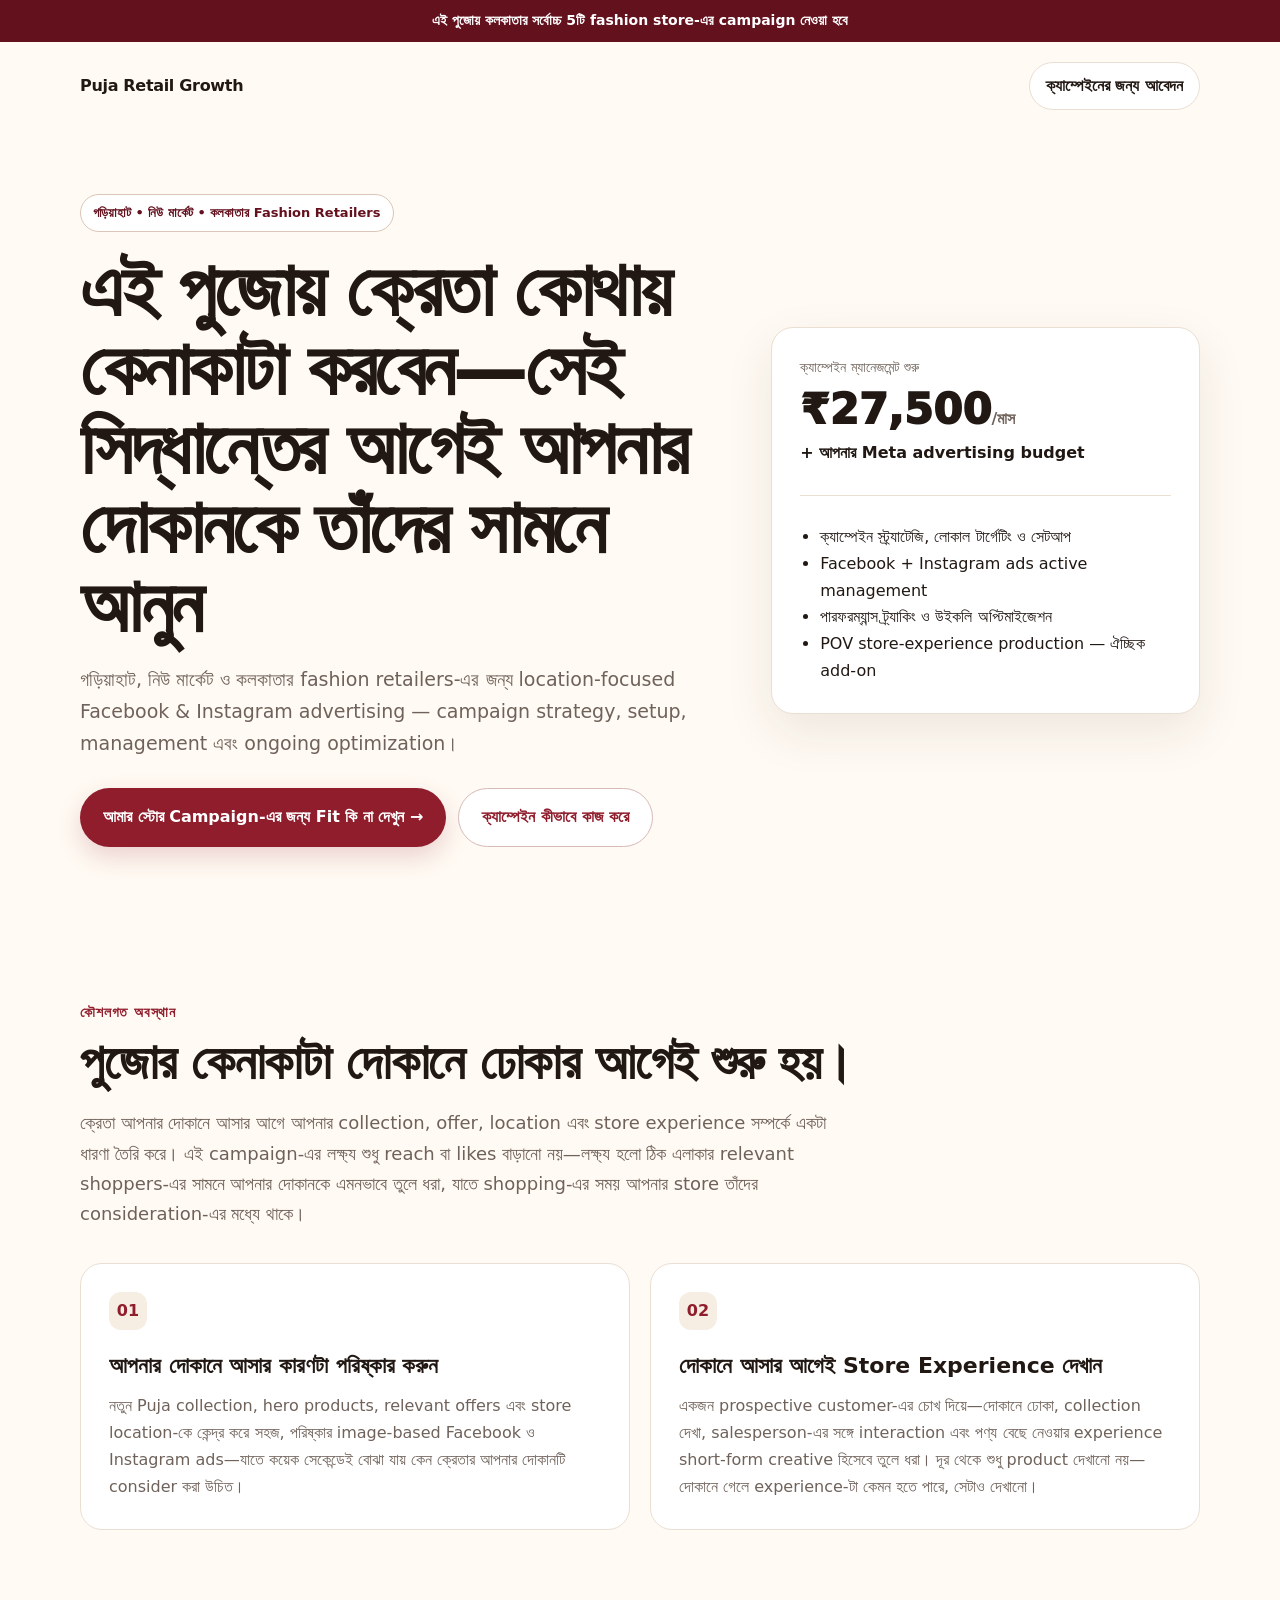
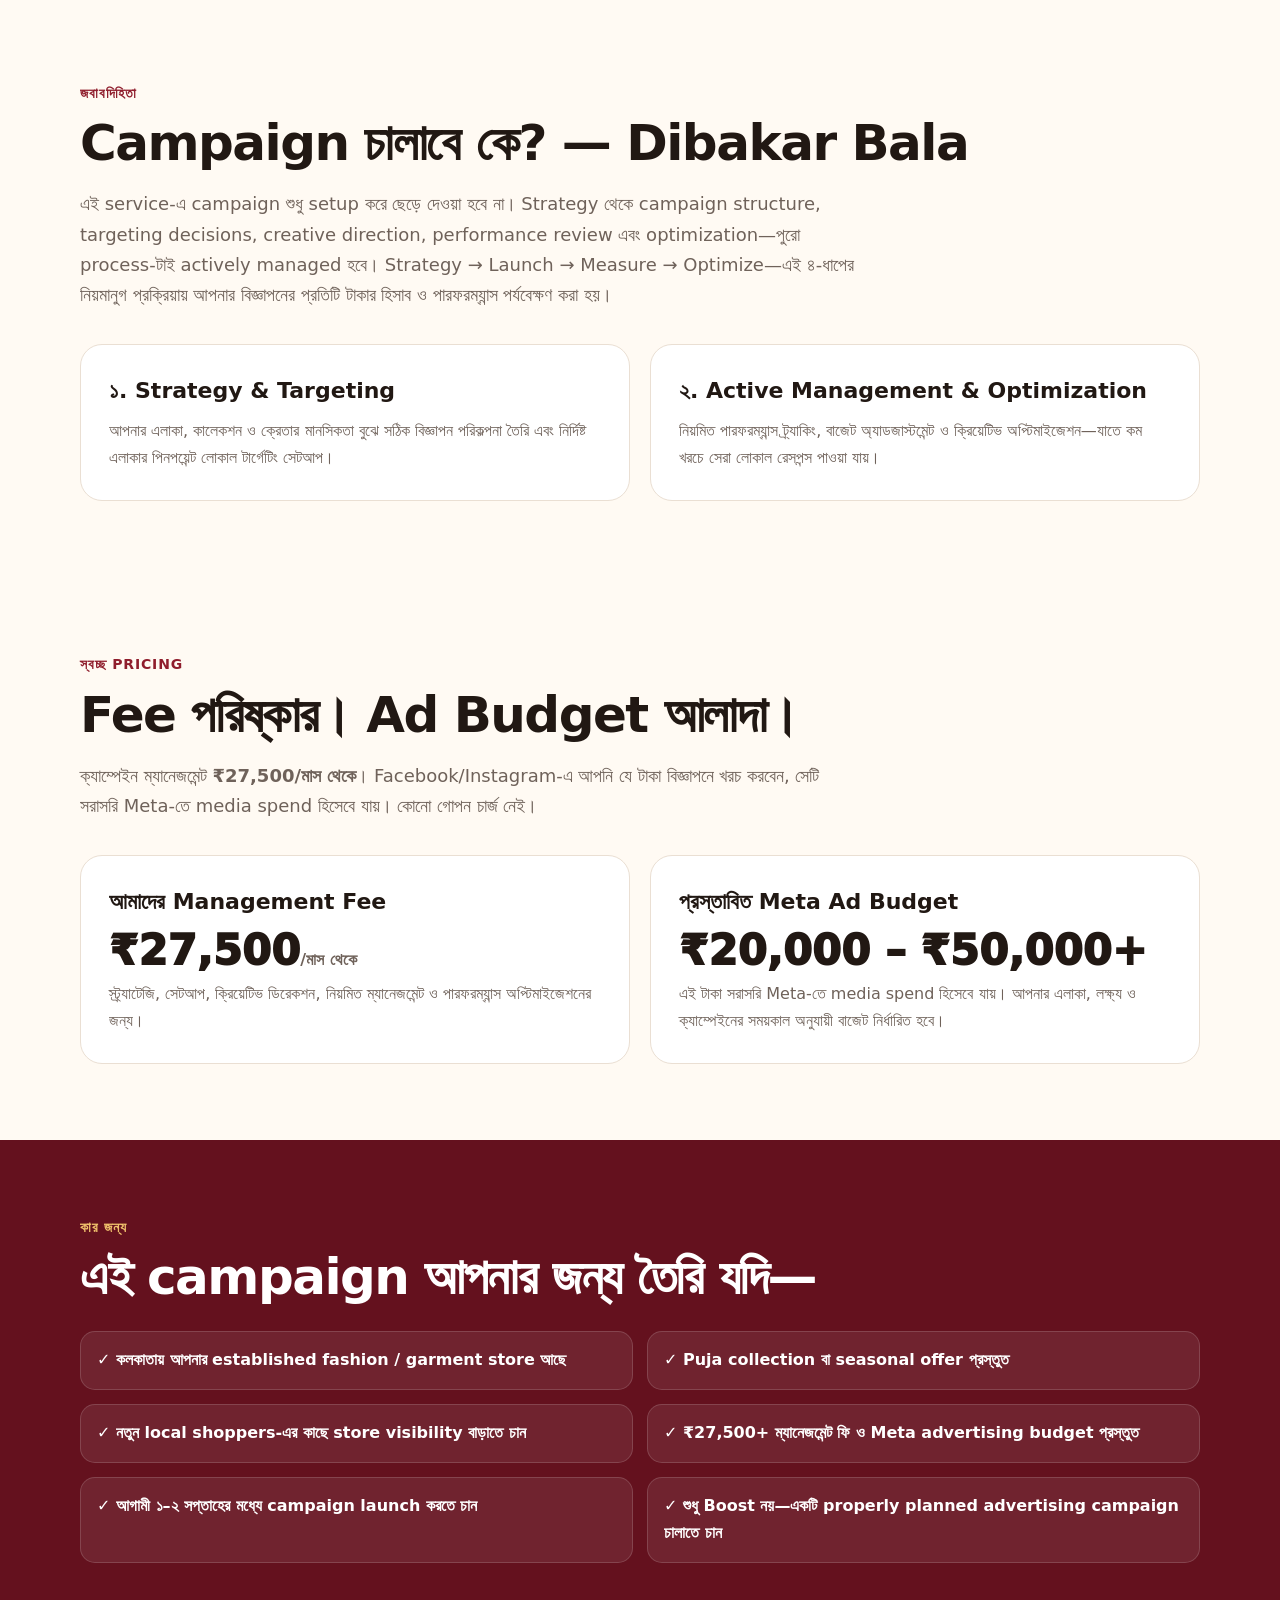
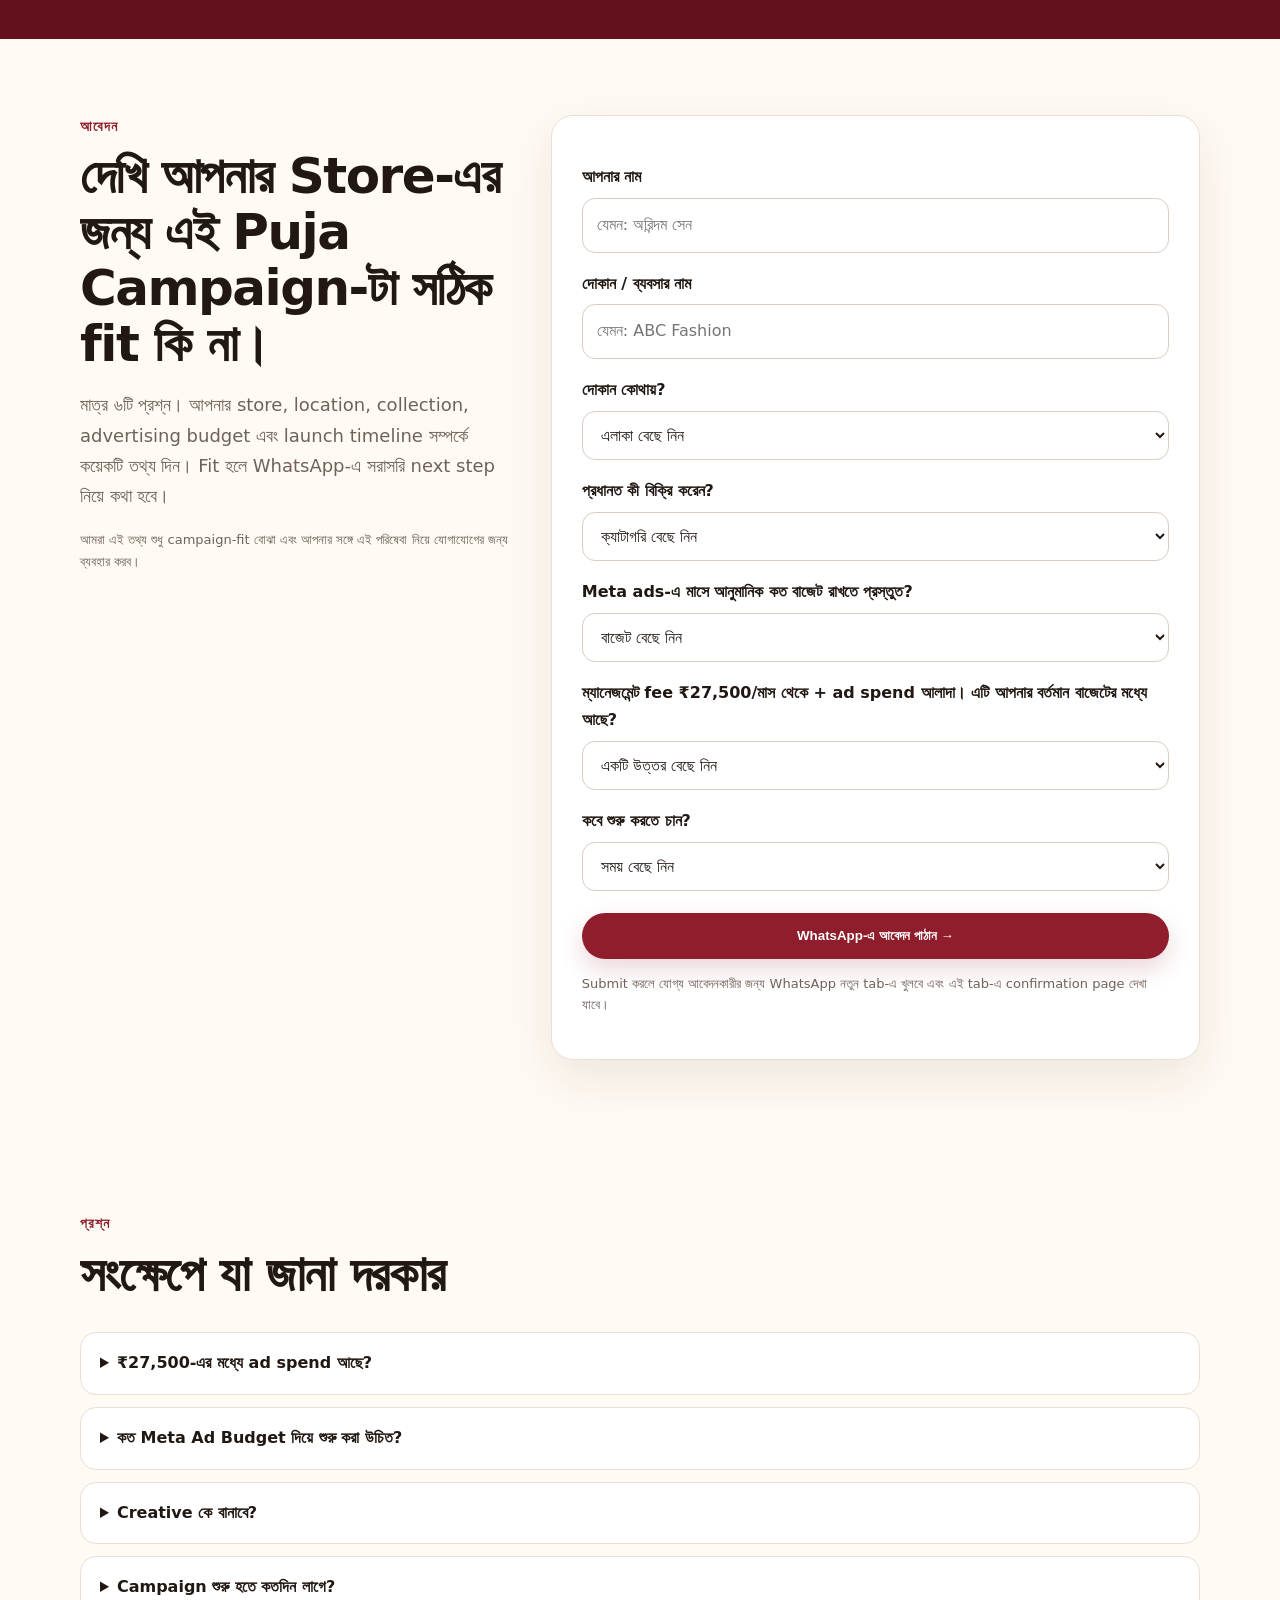
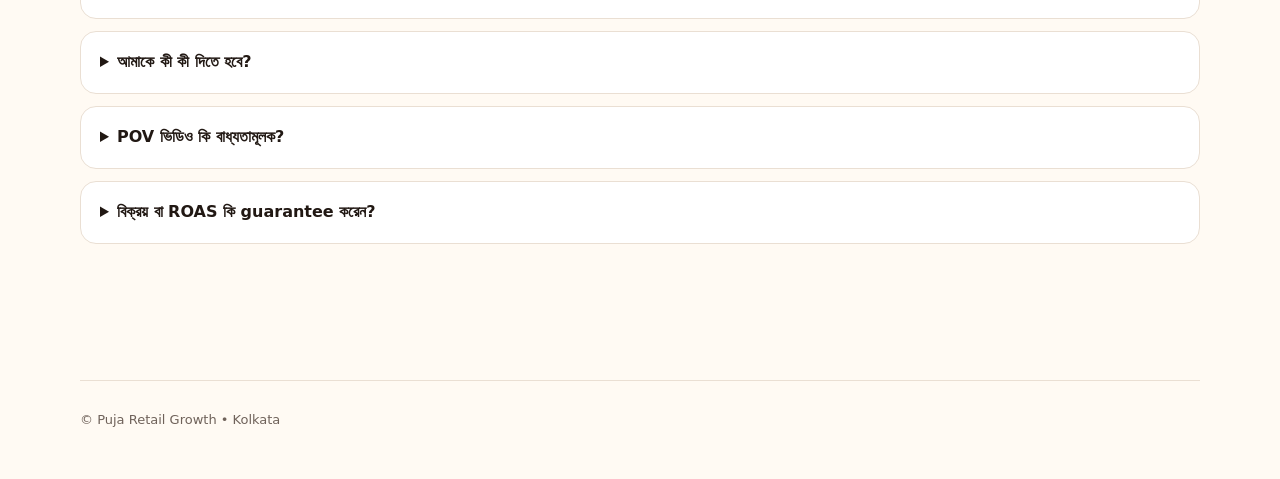
<file: puja-agency/index.html>
<!doctype html>
<html lang="bn">
<head>
  <meta charset="utf-8">
  <meta name="viewport" content="width=device-width,initial-scale=1">
  <meta name="description" content="গড়িয়াহাট, নিউ মার্কেট ও কলকাতার fashion retailers-এর জন্য পুজো Facebook ও Instagram advertising campaign.">
  <title>পুজো Meta Ads Campaign — কলকাতা</title>

  <!-- Meta Pixel Code -->
  <script>
  !function(f,b,e,v,n,t,s)
  {if(f.fbq)return;n=f.fbq=function(){n.callMethod?
  n.callMethod.apply(n,arguments):n.queue.push(arguments)};
  if(!f._fbq)f._fbq=n;n.push=n;n.loaded=!0;n.version='2.0';
  n.queue=[];t=b.createElement(e);t.async=!0;
  t.src=v;s=b.getElementsByTagName(e)[0];
  s.parentNode.insertBefore(t,s)}(window, document,'script',
  'https://connect.facebook.net/en_US/fbevents.js');
  fbq('init', '349989292627801');
  fbq('track', 'PageView');
  </script>
  <noscript><img height="1" width="1" style="display:none"
  src="https://www.facebook.com/tr?id=349989292627801&ev=PageView&noscript=1"
  /></noscript>
  <!-- End Meta Pixel Code -->

  <link rel="stylesheet" href="styles.css">
  <script src="config.js"></script>
  <script src="pixel.js"></script>
</head>
<body>
  <div class="topbar">এই পুজোয় কলকাতার সর্বোচ্চ <span data-max-clients>5</span>টি fashion store-এর campaign নেওয়া হবে</div>

  <header class="container">
    <nav>
      <div class="brand">Puja Retail Growth</div>
      <div style="display:flex; gap:10px; align-items:center;">
        <a class="nav-cta" href="#apply">ক্যাম্পেইনের জন্য আবেদন</a>
      </div>
    </nav>

    <div class="hero">
      <div>
        <span class="eyebrow">গড়িয়াহাট • নিউ মার্কেট • কলকাতার Fashion Retailers</span>
        <h1 data-area-headline>এই পুজোয় ক্রেতা কোথায় কেনাকাটা করবেন—সেই সিদ্ধান্তের আগেই আপনার দোকানকে তাঁদের সামনে আনুন</h1>
        <p data-area-intro>গড়িয়াহাট, নিউ মার্কেট ও কলকাতার fashion retailers-এর জন্য location-focused Facebook & Instagram advertising — campaign strategy, setup, management এবং ongoing optimization।</p>
        <div class="hero-actions">
          <a class="btn" href="#apply">আমার স্টোর Campaign-এর জন্য Fit কি না দেখুন →</a>
          <a class="btn secondary" href="#how">ক্যাম্পেইন কীভাবে কাজ করে</a>
        </div>
      </div>

      <aside class="price-card">
        <div class="price-label">ক্যাম্পেইন ম্যানেজমেন্ট শুরু</div>
        <div class="price"><span data-fee>₹27,500</span><small>/মাস</small></div>
        <strong>+ আপনার Meta advertising budget</strong>
        <hr>
        <ul>
          <li>ক্যাম্পেইন স্ট্র্যাটেজি, লোকাল টার্গেটিং ও সেটআপ</li>
          <li>Facebook + Instagram ads active management</li>
          <li>পারফরম্যান্স ট্র্যাকিং ও উইকলি অপ্টিমাইজেশন</li>
          <li>POV store-experience production — ঐচ্ছিক add-on</li>
        </ul>
      </aside>
    </div>
  </header>

  <main>
    <section id="how">
      <div class="container">
        <div class="section-kicker">কৌশলগত অবস্থান</div>
        <h2>পুজোর কেনাকাটা দোকানে ঢোকার আগেই শুরু হয়।</h2>
        <p class="lead">ক্রেতা আপনার দোকানে আসার আগে আপনার collection, offer, location এবং store experience সম্পর্কে একটা ধারণা তৈরি করে। এই campaign-এর লক্ষ্য শুধু reach বা likes বাড়ানো নয়—লক্ষ্য হলো ঠিক এলাকার relevant shoppers-এর সামনে আপনার দোকানকে এমনভাবে তুলে ধরা, যাতে shopping-এর সময় আপনার store তাঁদের consideration-এর মধ্যে থাকে।</p>

        <div class="grid-2">
          <article class="card">
            <div class="number">01</div>
            <h3>আপনার দোকানে আসার কারণটা পরিষ্কার করুন</h3>
            <p>নতুন Puja collection, hero products, relevant offers এবং store location-কে কেন্দ্র করে সহজ, পরিষ্কার image-based Facebook ও Instagram ads—যাতে কয়েক সেকেন্ডেই বোঝা যায় কেন ক্রেতার আপনার দোকানটি consider করা উচিত।</p>
          </article>
          <article class="card">
            <div class="number">02</div>
            <h3>দোকানে আসার আগেই Store Experience দেখান</h3>
            <p>একজন prospective customer-এর চোখ দিয়ে—দোকানে ঢোকা, collection দেখা, salesperson-এর সঙ্গে interaction এবং পণ্য বেছে নেওয়ার experience short-form creative হিসেবে তুলে ধরা। দূর থেকে শুধু product দেখানো নয়—দোকানে গেলে experience-টা কেমন হতে পারে, সেটাও দেখানো।</p>
          </article>
        </div>
      </div>
    </section>

    <section>
      <div class="container">
        <div class="section-kicker">জবাবদিহিতা</div>
        <h2>Campaign চালাবে কে? — Dibakar Bala</h2>
        <p class="lead">এই service-এ campaign শুধু setup করে ছেড়ে দেওয়া হবে না। Strategy থেকে campaign structure, targeting decisions, creative direction, performance review এবং optimization—পুরো process-টাই actively managed হবে। Strategy → Launch → Measure → Optimize—এই ৪-ধাপের নিয়মানুগ প্রক্রিয়ায় আপনার বিজ্ঞাপনের প্রতিটি টাকার হিসাব ও পারফরম্যান্স পর্যবেক্ষণ করা হয়।</p>

        <div class="grid-2">
          <div class="card">
            <h3>১. Strategy & Targeting</h3>
            <p>আপনার এলাকা, কালেকশন ও ক্রেতার মানসিকতা বুঝে সঠিক বিজ্ঞাপন পরিকল্পনা তৈরি এবং নির্দিষ্ট এলাকার পিনপয়েন্ট লোকাল টার্গেটিং সেটআপ।</p>
          </div>
          <div class="card">
            <h3>২. Active Management & Optimization</h3>
            <p>নিয়মিত পারফরম্যান্স ট্র্যাকিং, বাজেট অ্যাডজাস্টমেন্ট ও ক্রিয়েটিভ অপ্টিমাইজেশন—যাতে কম খরচে সেরা লোকাল রেসপন্স পাওয়া যায়।</p>
          </div>
        </div>
      </div>
    </section>

    <section>
      <div class="container">
        <div class="section-kicker">স্বচ্ছ Pricing</div>
        <h2>Fee পরিষ্কার। Ad Budget আলাদা।</h2>
        <p class="lead">ক্যাম্পেইন ম্যানেজমেন্ট <strong><span data-fee>₹27,500</span>/মাস থেকে</strong>। Facebook/Instagram-এ আপনি যে টাকা বিজ্ঞাপনে খরচ করবেন, সেটি সরাসরি Meta-তে media spend হিসেবে যায়। কোনো গোপন চার্জ নেই।</p>

        <div class="grid-2">
          <div class="card">
            <h3>আমাদের Management Fee</h3>
            <div class="price"><span data-fee>₹27,500</span><small>/মাস থেকে</small></div>
            <p>স্ট্র্যাটেজি, সেটআপ, ক্রিয়েটিভ ডিরেকশন, নিয়মিত ম্যানেজমেন্ট ও পারফরম্যান্স অপ্টিমাইজেশনের জন্য।</p>
          </div>
          <div class="card">
            <h3>প্রস্তাবিত Meta Ad Budget</h3>
            <div class="price">₹20,000 – ₹50,000+</div>
            <p>এই টাকা সরাসরি Meta-তে media spend হিসেবে যায়। আপনার এলাকা, লক্ষ্য ও ক্যাম্পেইনের সময়কাল অনুযায়ী বাজেট নির্ধারিত হবে।</p>
          </div>
        </div>
      </div>
    </section>

    <section class="highlight">
      <div class="container">
        <div class="section-kicker" style="color:#f1c36d">কার জন্য</div>
        <h2>এই campaign আপনার জন্য তৈরি যদি—</h2>
        <div class="checks">
          <div class="check">✓ কলকাতায় আপনার established fashion / garment store আছে</div>
          <div class="check">✓ Puja collection বা seasonal offer প্রস্তুত</div>
          <div class="check">✓ নতুন local shoppers-এর কাছে store visibility বাড়াতে চান</div>
          <div class="check">✓ <span data-fee>₹27,500</span>+ ম্যানেজমেন্ট ফি ও Meta advertising budget প্রস্তুত</div>
          <div class="check">✓ আগামী ১–২ সপ্তাহের মধ্যে campaign launch করতে চান</div>
          <div class="check">✓ শুধু Boost নয়—একটি properly planned advertising campaign চালাতে চান</div>
        </div>
      </div>
    </section>

    <section id="apply">
      <div class="container form-wrap">
        <div>
          <div class="section-kicker">আবেদন</div>
          <h2>দেখি আপনার Store-এর জন্য এই Puja Campaign-টা সঠিক fit কি না।</h2>
          <p class="lead">মাত্র ৬টি প্রশ্ন। আপনার store, location, collection, advertising budget এবং launch timeline সম্পর্কে কয়েকটি তথ্য দিন। Fit হলে WhatsApp-এ সরাসরি next step নিয়ে কথা হবে।</p>
          <p class="mini">আমরা এই তথ্য শুধু campaign-fit বোঝা এবং আপনার সঙ্গে এই পরিষেবা নিয়ে যোগাযোগের জন্য ব্যবহার করব।</p>
        </div>

        <form class="form-panel" id="leadForm">
          <label for="applicantName">আপনার নাম</label>
          <input id="applicantName" name="applicantName" autocomplete="name" required placeholder="যেমন: অরিন্দম সেন">

          <label for="storeName">দোকান / ব্যবসার নাম</label>
          <input id="storeName" name="storeName" required placeholder="যেমন: ABC Fashion">

          <label for="area">দোকান কোথায়?</label>
          <select id="area" name="area" required>
            <option value="" selected disabled>এলাকা বেছে নিন</option>
            <option value="gariahat">গড়িয়াহাট</option>
            <option value="newmarket">নিউ মার্কেট / লিন্ডসে স্ট্রিট</option>
            <option value="hatibagan">হাতিবাগান</option>
            <option value="other">কলকাতার অন্য এলাকা</option>
          </select>

          <label for="category">প্রধানত কী বিক্রি করেন?</label>
          <select id="category" name="category" required>
            <option value="" selected disabled>ক্যাটাগরি বেছে নিন</option>
            <option value="saree">শাড়ি</option>
            <option value="women">Women's wear</option>
            <option value="men">Men's wear</option>
            <option value="kids">Kids' wear</option>
            <option value="ethnic">Ethnic / festive wear</option>
            <option value="multi">Multi-category garments</option>
            <option value="other">অন্যান্য</option>
          </select>

          <label for="adBudget">Meta ads-এ মাসে আনুমানিক কত বাজেট রাখতে প্রস্তুত?</label>
          <select id="adBudget" name="adBudget" required>
            <option value="" selected disabled>বাজেট বেছে নিন</option>
            <option value="under20">₹20,000-এর কম</option>
            <option value="20to50">₹20,000 – ₹50,000</option>
            <option value="50to100">₹50,000 – ₹1,00,000</option>
            <option value="100plus">₹1,00,000+</option>
          </select>

          <label for="feeFit">ম্যানেজমেন্ট fee <span data-fee>₹27,500</span>/মাস থেকে + ad spend আলাদা। এটি আপনার বর্তমান বাজেটের মধ্যে আছে?</label>
          <select id="feeFit" name="feeFit" required>
            <option value="" selected disabled>একটি উত্তর বেছে নিন</option>
            <option value="yes">হ্যাঁ</option>
            <option value="maybe">সম্ভবত — আগে scope বুঝতে চাই</option>
            <option value="no">না</option>
          </select>

          <label for="start">কবে শুরু করতে চান?</label>
          <select id="start" name="start" required>
            <option value="" selected disabled>সময় বেছে নিন</option>
            <option value="now">যত দ্রুত সম্ভব</option>
            <option value="7days">আগামী ৭ দিনের মধ্যে</option>
            <option value="14days">আগামী ২ সপ্তাহের মধ্যে</option>
            <option value="research">এখন শুধু খোঁজ নিচ্ছি</option>
          </select>

          <button class="btn" type="submit" style="width:100%;margin-top:22px">WhatsApp-এ আবেদন পাঠান →</button>
          <div id="formStatus" class="status" aria-live="polite"></div>
          <p class="form-note">Submit করলে যোগ্য আবেদনকারীর জন্য WhatsApp নতুন tab-এ খুলবে এবং এই tab-এ confirmation page দেখা যাবে।</p>
        </form>
      </div>
    </section>

    <section>
      <div class="container">
        <div class="section-kicker">প্রশ্ন</div>
        <h2>সংক্ষেপে যা জানা দরকার</h2>
        <div class="faq">
          <details>
            <summary>₹27,500-এর মধ্যে ad spend আছে?</summary>
            <p>না। এটি campaign management fee। Meta-তে (Facebook & Instagram) আপনার advertising spend আলাদা।</p>
          </details>
          <details>
            <summary>কত Meta Ad Budget দিয়ে শুরু করা উচিত?</summary>
            <p>কমপক্ষে ₹20,000 – ₹50,000/মাস বাজেট রাখলে Meta অ্যালগরিদম এলাকা অনুযায়ী সঠিক ক্রেতাদের কাছে বিজ্ঞাপন পৌঁছাতে পারে।</p>
          </details>
          <details>
            <summary>Creative কে বানাবে?</summary>
            <p>আপনার প্রোডাক্টের ছবি/তথ্য নিয়ে Ad creative ও copy আমরা তৈরি করি। POV Store Experience Shoot একটি optional production add-on.</p>
          </details>
          <details>
            <summary>Campaign শুরু হতে কতদিন লাগে?</summary>
            <p>Form submit এবং প্রাথমিক আলোচনা শেষের ৩–৫ কার্যদিবসের মধ্যে আপনার Ads live করার প্রক্রিয়া সম্পন্ন হয়।</p>
          </details>
          <details>
            <summary>আমাকে কী কী দিতে হবে?</summary>
            <p>দোকানের ঠিকানা, কালেকশনের ছবি/ভিডিও, বর্তমান অফার এবং Meta Business/Page Access।</p>
          </details>
          <details>
            <summary>POV ভিডিও কি বাধ্যতামূলক?</summary>
            <p>না। Simple product/offer creative দিয়েও campaign চালানো যায়। POV store-experience একটি optional production add-on.</p>
          </details>
          <details>
            <summary>বিক্রয় বা ROAS কি guarantee করেন?</summary>
            <p>আমরা sales number guarantee করি না। বিজ্ঞাপনের ফল আপনার পণ্য, অফার, pricing, creative, budget, store experience এবং market response-এর উপর নির্ভর করে। আমরা যে জিনিসের দায়িত্ব নিই তা হলো—strategy, campaign execution, monitoring এবং optimization।</p>
          </details>
        </div>
      </div>
    </section>
  </main>

  <footer class="container">
    <hr>
    <div>© Puja Retail Growth • Kolkata</div>
  </footer>

  <script src="app.js"></script>
</body>
</html>
</file>
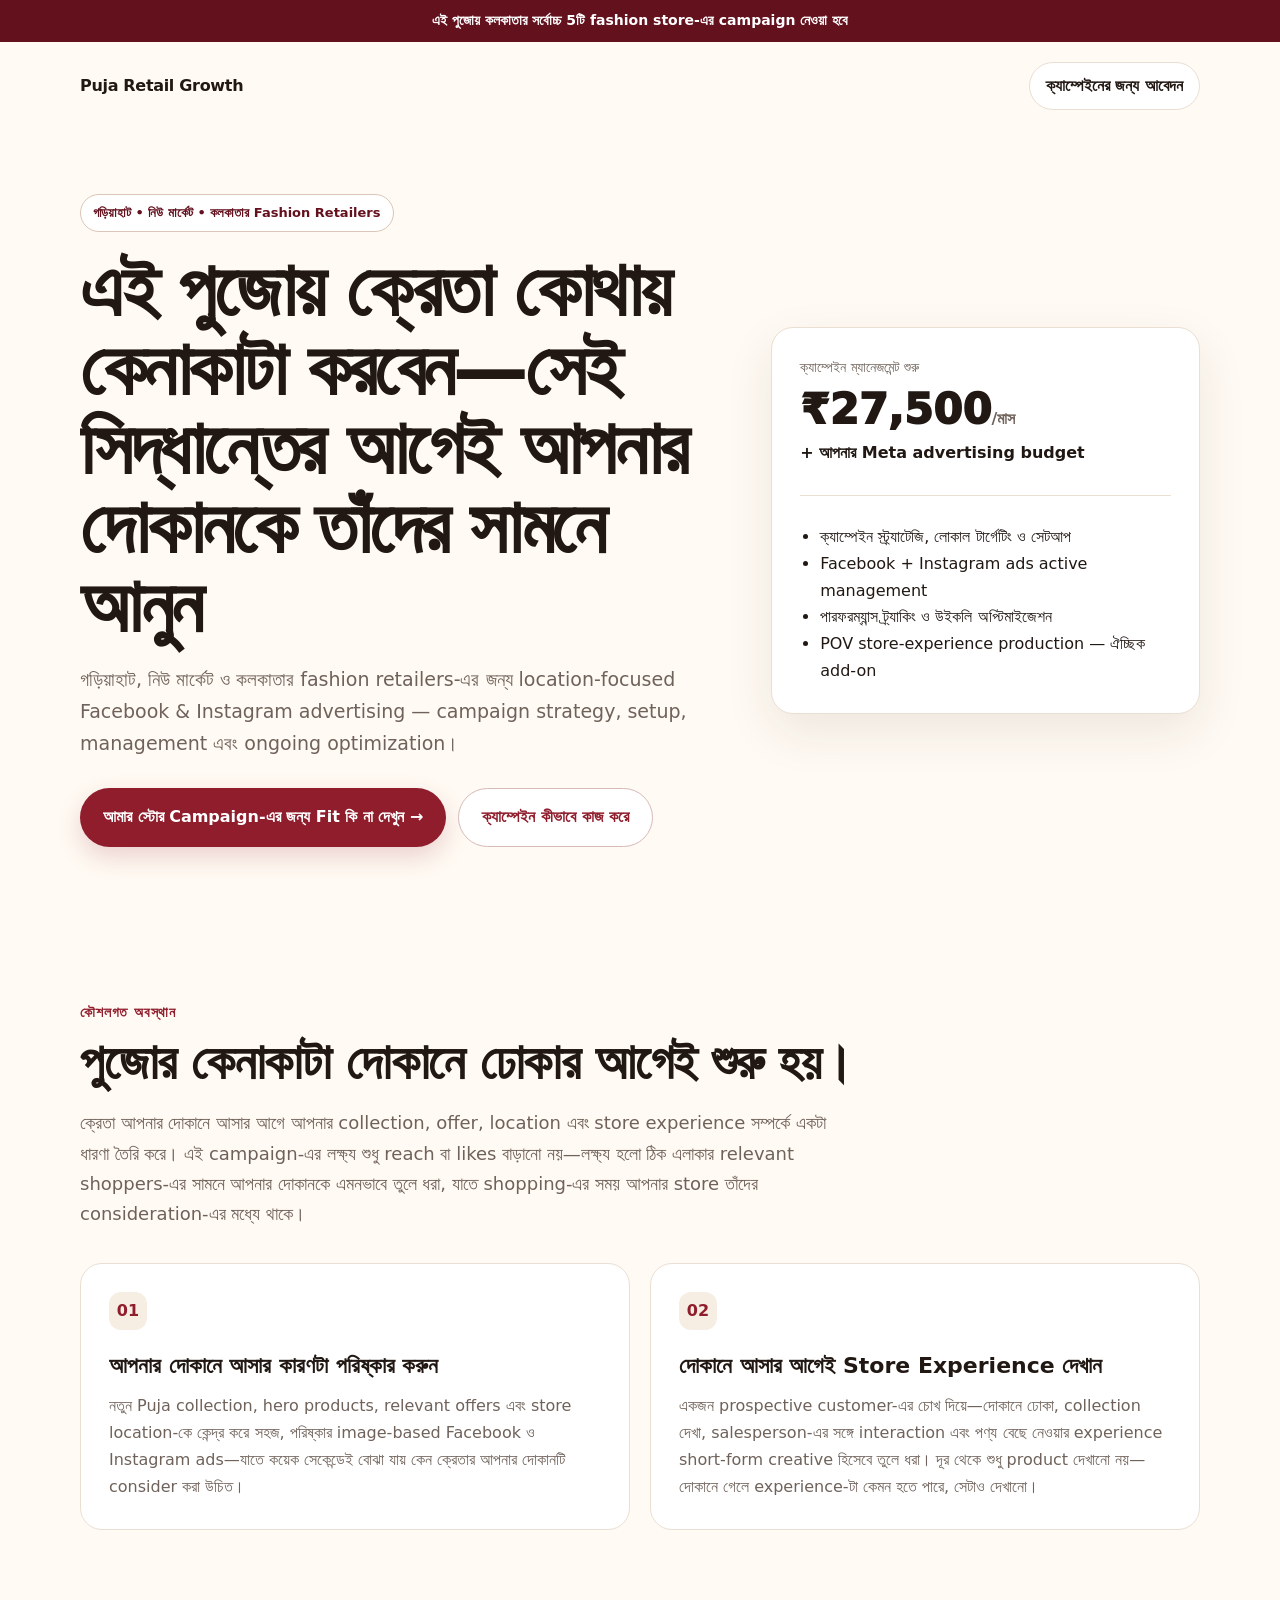
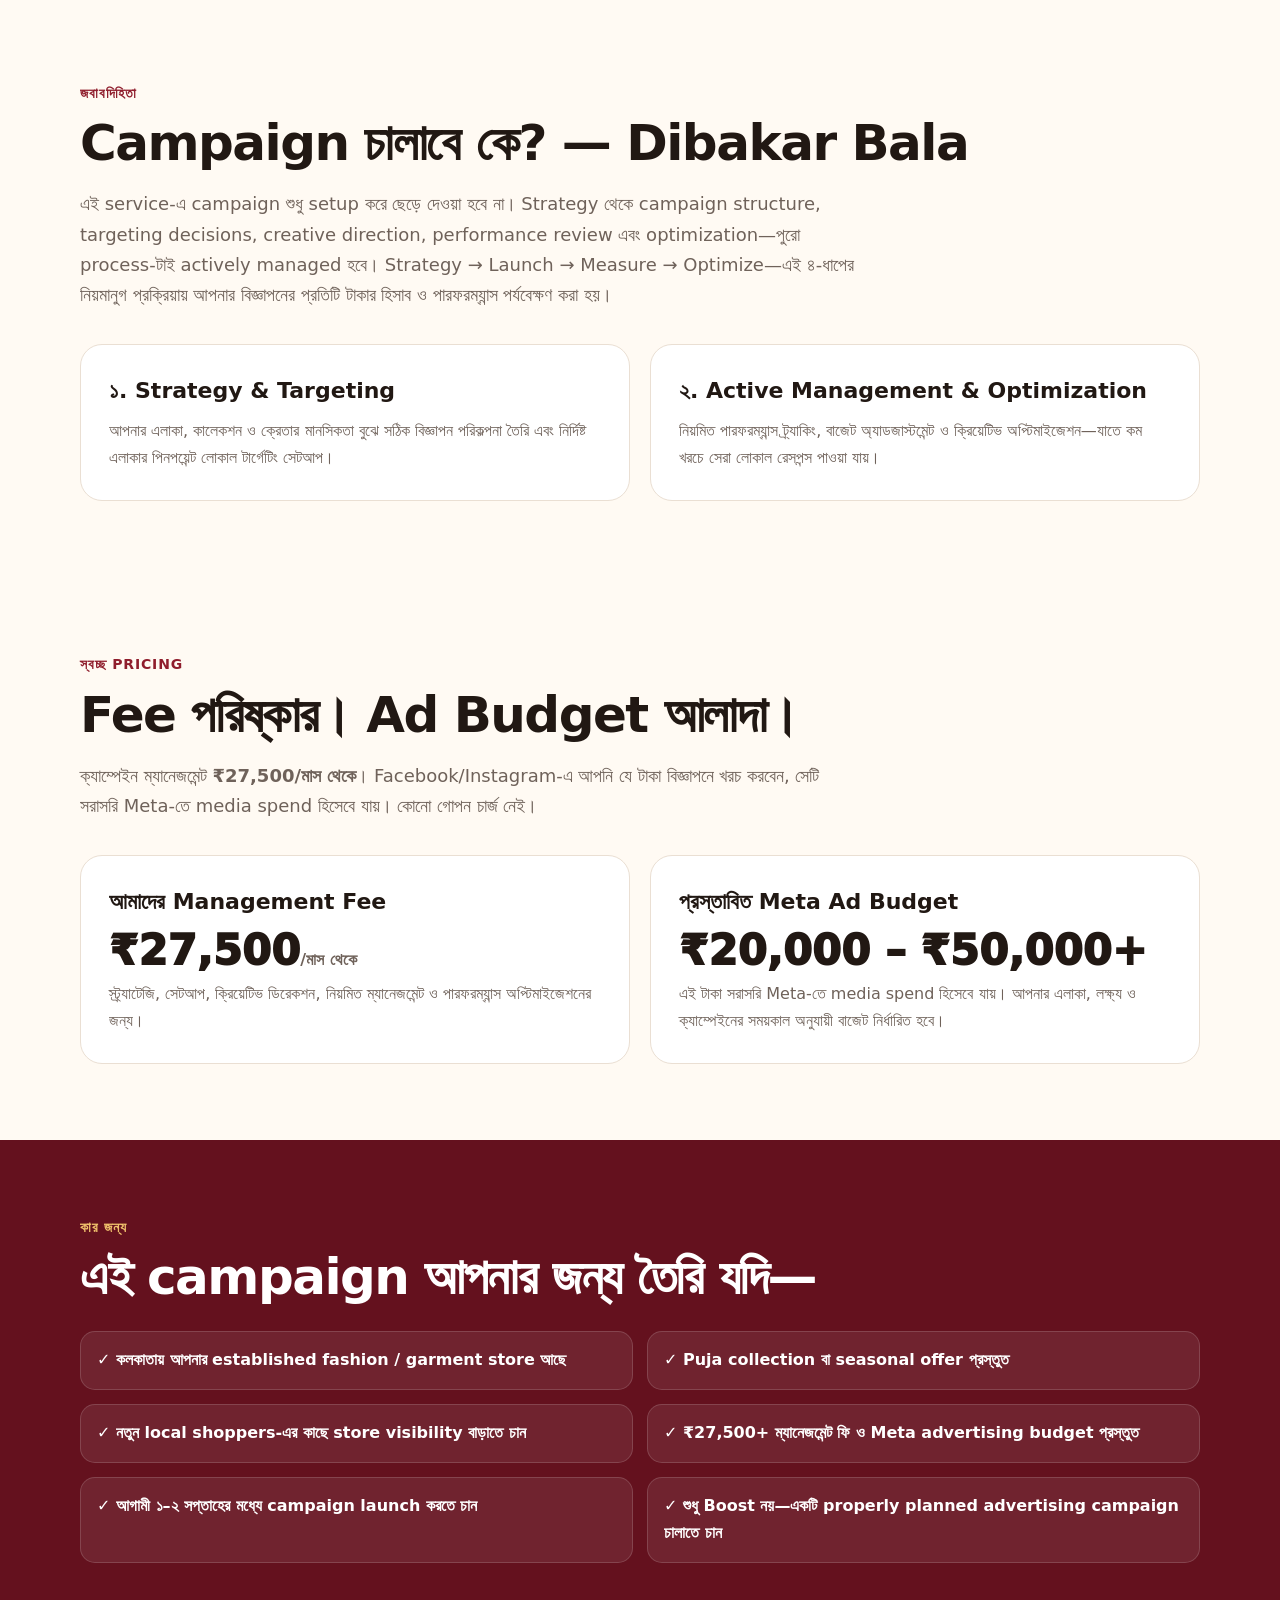
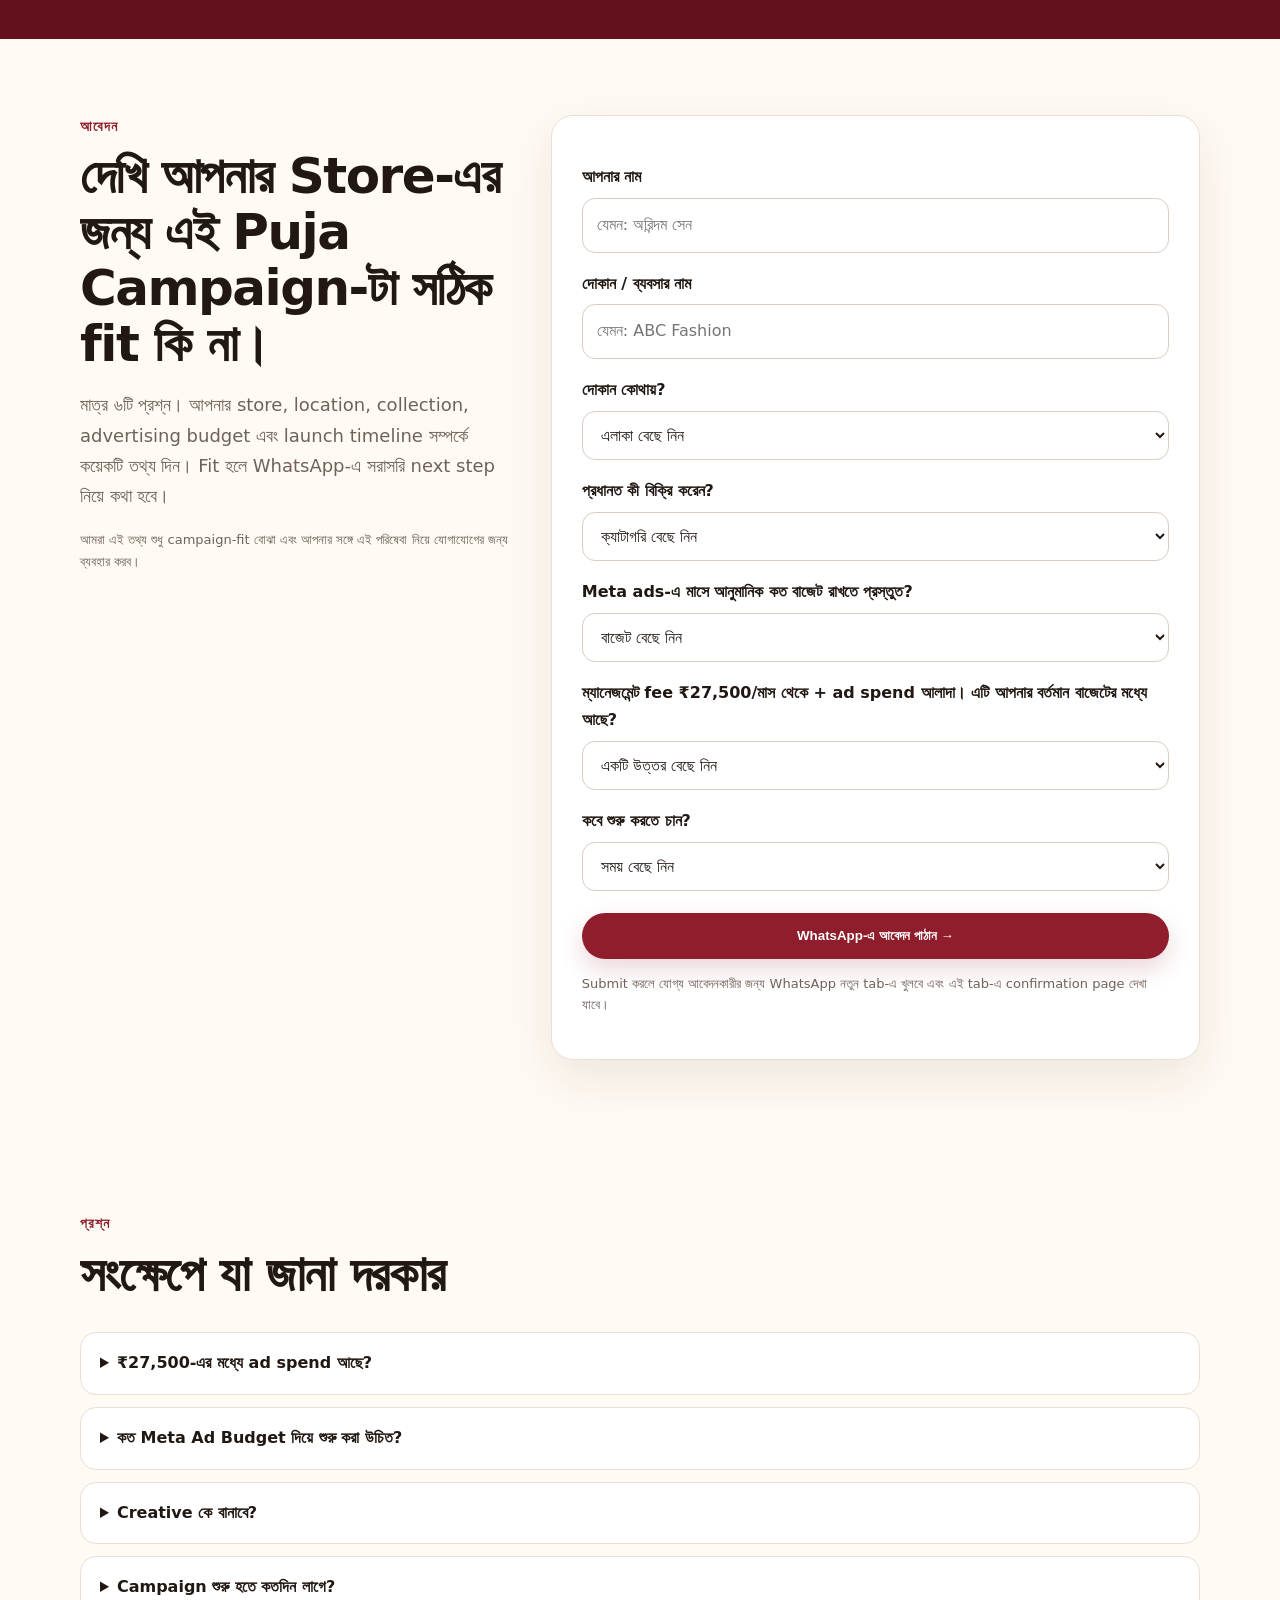
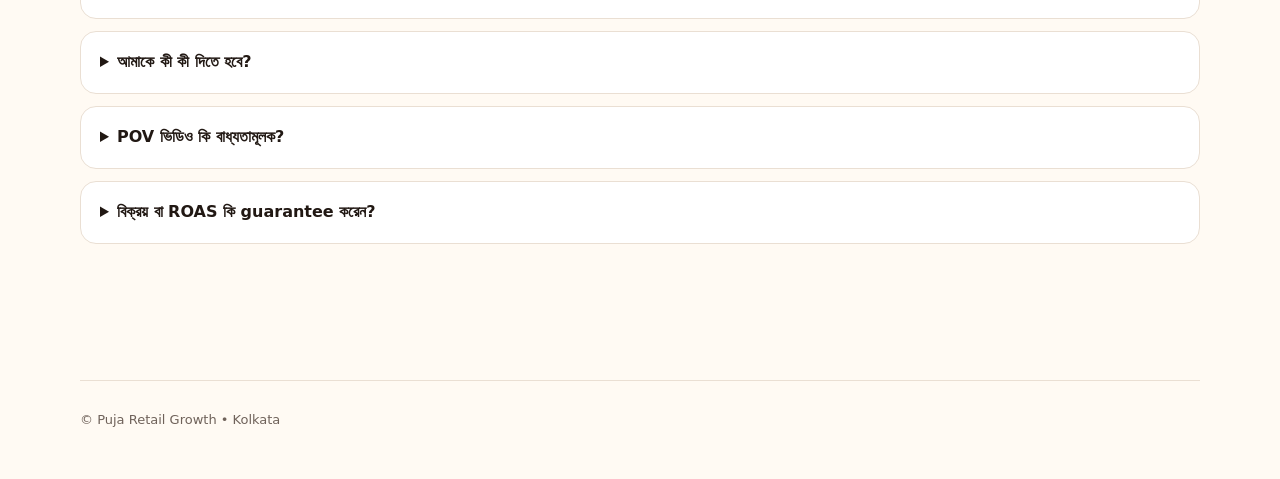
<file: puja_agency_mvp/index.html>
<!doctype html>
<html lang="bn">
<head>
  <meta charset="utf-8">
  <meta name="viewport" content="width=device-width,initial-scale=1">
  <meta name="description" content="গড়িয়াহাট, নিউ মার্কেট ও কলকাতার fashion retailers-এর জন্য পুজো Facebook ও Instagram advertising campaign.">
  <title>পুজো Meta Ads Campaign — কলকাতা</title>

  <!-- Meta Pixel Code -->
  <script>
  !function(f,b,e,v,n,t,s)
  {if(f.fbq)return;n=f.fbq=function(){n.callMethod?
  n.callMethod.apply(n,arguments):n.queue.push(arguments)};
  if(!f._fbq)f._fbq=n;n.push=n;n.loaded=!0;n.version='2.0';
  n.queue=[];t=b.createElement(e);t.async=!0;
  t.src=v;s=b.getElementsByTagName(e)[0];
  s.parentNode.insertBefore(t,s)}(window, document,'script',
  'https://connect.facebook.net/en_US/fbevents.js');
  fbq('init', '349989292627801');
  fbq('track', 'PageView');
  </script>
  <noscript><img height="1" width="1" style="display:none"
  src="https://www.facebook.com/tr?id=349989292627801&ev=PageView&noscript=1"
  /></noscript>
  <!-- End Meta Pixel Code -->

  <link rel="stylesheet" href="styles.css">
  <script src="config.js"></script>
  <script src="pixel.js"></script>
</head>
<body>
  <div class="topbar">এই পুজোয় কলকাতার সর্বোচ্চ <span data-max-clients>5</span>টি fashion store-এর campaign নেওয়া হবে</div>

  <header class="container">
    <nav>
      <div class="brand">Puja Retail Growth</div>
      <a class="nav-cta" href="#apply">ক্যাম্পেইনের জন্য আবেদন</a>
    </nav>

    <div class="hero">
      <div>
        <span class="eyebrow">গড়িয়াহাট • নিউ মার্কেট • কলকাতার Fashion Retailers</span>
        <h1 data-area-headline>এই পুজোয় ক্রেতা কোথায় কেনাকাটা করবেন—সেই সিদ্ধান্তের আগেই আপনার দোকানকে তাঁদের সামনে আনুন</h1>
        <p data-area-intro>গড়িয়াহাট, নিউ মার্কেট ও কলকাতার fashion retailers-এর জন্য location-focused Facebook & Instagram advertising — campaign strategy, setup, management এবং ongoing optimization।</p>
        <div class="hero-actions">
          <a class="btn" href="#apply">আমার স্টোর Campaign-এর জন্য Fit কি না দেখুন →</a>
          <a class="btn secondary" href="#how">ক্যাম্পেইন কীভাবে কাজ করে</a>
        </div>
      </div>

      <aside class="price-card">
        <div class="price-label">ক্যাম্পেইন ম্যানেজমেন্ট শুরু</div>
        <div class="price"><span data-fee>₹27,500</span><small>/মাস</small></div>
        <strong>+ আপনার Meta advertising budget</strong>
        <hr>
        <ul>
          <li>ক্যাম্পেইন স্ট্র্যাটেজি, লোকাল টার্গেটিং ও সেটআপ</li>
          <li>Facebook + Instagram ads active management</li>
          <li>পারফরম্যান্স ট্র্যাকিং ও উইকলি অপ্টিমাইজেশন</li>
          <li>POV store-experience production — ঐচ্ছিক add-on</li>
        </ul>
      </aside>
    </div>
  </header>

  <main>
    <section id="how">
      <div class="container">
        <div class="section-kicker">কৌশলগত অবস্থান</div>
        <h2>পুজোর কেনাকাটা দোকানে ঢোকার আগেই শুরু হয়।</h2>
        <p class="lead">ক্রেতা আপনার দোকানে আসার আগে আপনার collection, offer, location এবং store experience সম্পর্কে একটা ধারণা তৈরি করে। এই campaign-এর লক্ষ্য শুধু reach বা likes বাড়ানো নয়—লক্ষ্য হলো ঠিক এলাকার relevant shoppers-এর সামনে আপনার দোকানকে এমনভাবে তুলে ধরা, যাতে shopping-এর সময় আপনার store তাঁদের consideration-এর মধ্যে থাকে।</p>

        <div class="grid-2">
          <article class="card">
            <div class="number">01</div>
            <h3>আপনার দোকানে আসার কারণটা পরিষ্কার করুন</h3>
            <p>নতুন Puja collection, hero products, relevant offers এবং store location-কে কেন্দ্র করে সহজ, পরিষ্কার image-based Facebook ও Instagram ads—যাতে কয়েক সেকেন্ডেই বোঝা যায় কেন ক্রেতার আপনার দোকানটি consider করা উচিত।</p>
          </article>
          <article class="card">
            <div class="number">02</div>
            <h3>দোকানে আসার আগেই Store Experience দেখান</h3>
            <p>একজন prospective customer-এর চোখ দিয়ে—দোকানে ঢোকা, collection দেখা, salesperson-এর সঙ্গে interaction এবং পণ্য বেছে নেওয়ার experience short-form creative হিসেবে তুলে ধরা। দূর থেকে শুধু product দেখানো নয়—দোকানে গেলে experience-টা কেমন হতে পারে, সেটাও দেখানো।</p>
          </article>
        </div>
      </div>
    </section>

    <section>
      <div class="container">
        <div class="section-kicker">জবাবদিহিতা</div>
        <h2>Campaign চালাবে কে? — Dibakar Bala</h2>
        <p class="lead">এই service-এ campaign শুধু setup করে ছেড়ে দেওয়া হবে না। Strategy থেকে campaign structure, targeting decisions, creative direction, performance review এবং optimization—পুরো process-টাই actively managed হবে। Strategy → Launch → Measure → Optimize—এই ৪-ধাপের নিয়মানুগ প্রক্রিয়ায় আপনার বিজ্ঞাপনের প্রতিটি টাকার হিসাব ও পারফরম্যান্স পর্যবেক্ষণ করা হয়।</p>

        <div class="grid-2">
          <div class="card">
            <h3>১. Strategy & Targeting</h3>
            <p>আপনার এলাকা, কালেকশন ও ক্রেতার মানসিকতা বুঝে সঠিক বিজ্ঞাপন পরিকল্পনা তৈরি এবং নির্দিষ্ট এলাকার পিনপয়েন্ট লোকাল টার্গেটিং সেটআপ।</p>
          </div>
          <div class="card">
            <h3>২. Active Management & Optimization</h3>
            <p>নিয়মিত পারফরম্যান্স ট্র্যাকিং, বাজেট অ্যাডজাস্টমেন্ট ও ক্রিয়েটিভ অপ্টিমাইজেশন—যাতে কম খরচে সেরা লোকাল রেসপন্স পাওয়া যায়।</p>
          </div>
        </div>
      </div>
    </section>

    <section>
      <div class="container">
        <div class="section-kicker">স্বচ্ছ Pricing</div>
        <h2>Fee পরিষ্কার। Ad Budget আলাদা।</h2>
        <p class="lead">ক্যাম্পেইন ম্যানেজমেন্ট <strong><span data-fee>₹27,500</span>/মাস থেকে</strong>। Facebook/Instagram-এ আপনি যে টাকা বিজ্ঞাপনে খরচ করবেন, সেটি সরাসরি Meta-তে media spend হিসেবে যায়। কোনো গোপন চার্জ নেই।</p>

        <div class="grid-2">
          <div class="card">
            <h3>আমাদের Management Fee</h3>
            <div class="price"><span data-fee>₹27,500</span><small>/মাস থেকে</small></div>
            <p>স্ট্র্যাটেজি, সেটআপ, ক্রিয়েটিভ ডিরেকশন, নিয়মিত ম্যানেজমেন্ট ও পারফরম্যান্স অপ্টিমাইজেশনের জন্য।</p>
          </div>
          <div class="card">
            <h3>প্রস্তাবিত Meta Ad Budget</h3>
            <div class="price">₹20,000 – ₹50,000+</div>
            <p>এই টাকা সরাসরি Meta-তে media spend হিসেবে যায়। আপনার এলাকা, লক্ষ্য ও ক্যাম্পেইনের সময়কাল অনুযায়ী বাজেট নির্ধারিত হবে।</p>
          </div>
        </div>
      </div>
    </section>

    <section class="highlight">
      <div class="container">
        <div class="section-kicker" style="color:#f1c36d">কার জন্য</div>
        <h2>এই campaign আপনার জন্য তৈরি যদি—</h2>
        <div class="checks">
          <div class="check">✓ কলকাতায় আপনার established fashion / garment store আছে</div>
          <div class="check">✓ Puja collection বা seasonal offer প্রস্তুত</div>
          <div class="check">✓ নতুন local shoppers-এর কাছে store visibility বাড়াতে চান</div>
          <div class="check">✓ <span data-fee>₹27,500</span>+ ম্যানেজমেন্ট ফি ও Meta advertising budget প্রস্তুত</div>
          <div class="check">✓ আগামী ১–২ সপ্তাহের মধ্যে campaign launch করতে চান</div>
          <div class="check">✓ শুধু Boost নয়—একটি properly planned advertising campaign চালাতে চান</div>
        </div>
      </div>
    </section>

    <section id="apply">
      <div class="container form-wrap">
        <div>
          <div class="section-kicker">আবেদন</div>
          <h2>দেখি আপনার Store-এর জন্য এই Puja Campaign-টা সঠিক fit কি না।</h2>
          <p class="lead">মাত্র ৬টি প্রশ্ন। আপনার store, location, collection, advertising budget এবং launch timeline সম্পর্কে কয়েকটি তথ্য দিন। Fit হলে WhatsApp-এ সরাসরি next step নিয়ে কথা হবে।</p>
          <p class="mini">আমরা এই তথ্য শুধু campaign-fit বোঝা এবং আপনার সঙ্গে এই পরিষেবা নিয়ে যোগাযোগের জন্য ব্যবহার করব।</p>
        </div>

        <form class="form-panel" id="leadForm">
          <label for="applicantName">আপনার নাম</label>
          <input id="applicantName" name="applicantName" autocomplete="name" required placeholder="যেমন: অরিন্দম সেন">

          <label for="storeName">দোকান / ব্যবসার নাম</label>
          <input id="storeName" name="storeName" required placeholder="যেমন: ABC Fashion">

          <label for="area">দোকান কোথায়?</label>
          <select id="area" name="area" required>
            <option value="" selected disabled>এলাকা বেছে নিন</option>
            <option value="gariahat">গড়িয়াহাট</option>
            <option value="newmarket">নিউ মার্কেট / লিন্ডসে স্ট্রিট</option>
            <option value="hatibagan">হাতিবাগান</option>
            <option value="other">কলকাতার অন্য এলাকা</option>
          </select>

          <label for="category">প্রধানত কী বিক্রি করেন?</label>
          <select id="category" name="category" required>
            <option value="" selected disabled>ক্যাটাগরি বেছে নিন</option>
            <option value="saree">শাড়ি</option>
            <option value="women">Women's wear</option>
            <option value="men">Men's wear</option>
            <option value="kids">Kids' wear</option>
            <option value="ethnic">Ethnic / festive wear</option>
            <option value="multi">Multi-category garments</option>
            <option value="other">অন্যান্য</option>
          </select>

          <label for="adBudget">Meta ads-এ মাসে আনুমানিক কত বাজেট রাখতে প্রস্তুত?</label>
          <select id="adBudget" name="adBudget" required>
            <option value="" selected disabled>বাজেট বেছে নিন</option>
            <option value="under20">₹20,000-এর কম</option>
            <option value="20to50">₹20,000 – ₹50,000</option>
            <option value="50to100">₹50,000 – ₹1,00,000</option>
            <option value="100plus">₹1,00,000+</option>
          </select>

          <label for="feeFit">ম্যানেজমেন্ট fee <span data-fee>₹27,500</span>/মাস থেকে + ad spend আলাদা। এটি আপনার বর্তমান বাজেটের মধ্যে আছে?</label>
          <select id="feeFit" name="feeFit" required>
            <option value="" selected disabled>একটি উত্তর বেছে নিন</option>
            <option value="yes">হ্যাঁ</option>
            <option value="maybe">সম্ভবত — আগে scope বুঝতে চাই</option>
            <option value="no">না</option>
          </select>

          <label for="start">কবে শুরু করতে চান?</label>
          <select id="start" name="start" required>
            <option value="" selected disabled>সময় বেছে নিন</option>
            <option value="now">যত দ্রুত সম্ভব</option>
            <option value="7days">আগামী ৭ দিনের মধ্যে</option>
            <option value="14days">আগামী ২ সপ্তাহের মধ্যে</option>
            <option value="research">এখন শুধু খোঁজ নিচ্ছি</option>
          </select>

          <button class="btn" type="submit" style="width:100%;margin-top:22px">WhatsApp-এ আবেদন পাঠান →</button>
          <div id="formStatus" class="status" aria-live="polite"></div>
          <p class="form-note">Submit করলে যোগ্য আবেদনকারীর জন্য WhatsApp নতুন tab-এ খুলবে এবং এই tab-এ confirmation page দেখা যাবে।</p>
        </form>
      </div>
    </section>

    <section>
      <div class="container">
        <div class="section-kicker">প্রশ্ন</div>
        <h2>সংক্ষেপে যা জানা দরকার</h2>
        <div class="faq">
          <details>
            <summary>₹27,500-এর মধ্যে ad spend আছে?</summary>
            <p>না। এটি campaign management fee। Meta-তে (Facebook & Instagram) আপনার advertising spend আলাদা।</p>
          </details>
          <details>
            <summary>কত Meta Ad Budget দিয়ে শুরু করা উচিত?</summary>
            <p>কমপক্ষে ₹20,000 – ₹50,000/মাস বাজেট রাখলে Meta অ্যালগরিদম এলাকা অনুযায়ী সঠিক ক্রেতাদের কাছে বিজ্ঞাপন পৌঁছাতে পারে।</p>
          </details>
          <details>
            <summary>Creative কে বানাবে?</summary>
            <p>আপনার প্রোডাক্টের ছবি/তথ্য নিয়ে Ad creative ও copy আমরা তৈরি করি। POV Store Experience Shoot একটি optional production add-on.</p>
          </details>
          <details>
            <summary>Campaign শুরু হতে কতদিন লাগে?</summary>
            <p>Form submit এবং প্রাথমিক আলোচনা শেষের ৩–৫ কার্যদিবসের মধ্যে আপনার Ads live করার প্রক্রিয়া সম্পন্ন হয়।</p>
          </details>
          <details>
            <summary>আমাকে কী কী দিতে হবে?</summary>
            <p>দোকানের ঠিকানা, কালেকশনের ছবি/ভিডিও, বর্তমান অফার এবং Meta Business/Page Access।</p>
          </details>
          <details>
            <summary>POV ভিডিও কি বাধ্যতামূলক?</summary>
            <p>না। Simple product/offer creative দিয়েও campaign চালানো যায়। POV store-experience একটি optional production add-on.</p>
          </details>
          <details>
            <summary>বিক্রয় বা ROAS কি guarantee করেন?</summary>
            <p>আমরা sales number guarantee করি না। বিজ্ঞাপনের ফল আপনার পণ্য, অফার, pricing, creative, budget, store experience এবং market response-এর উপর নির্ভর করে। আমরা যে জিনিসের দায়িত্ব নিই তা হলো—strategy, campaign execution, monitoring এবং optimization।</p>
          </details>
        </div>
      </div>
    </section>
  </main>

  <footer class="container">
    <hr>
    <div>© Puja Retail Growth • Kolkata</div>
  </footer>

  <script src="app.js"></script>
</body>
</html>
</file>
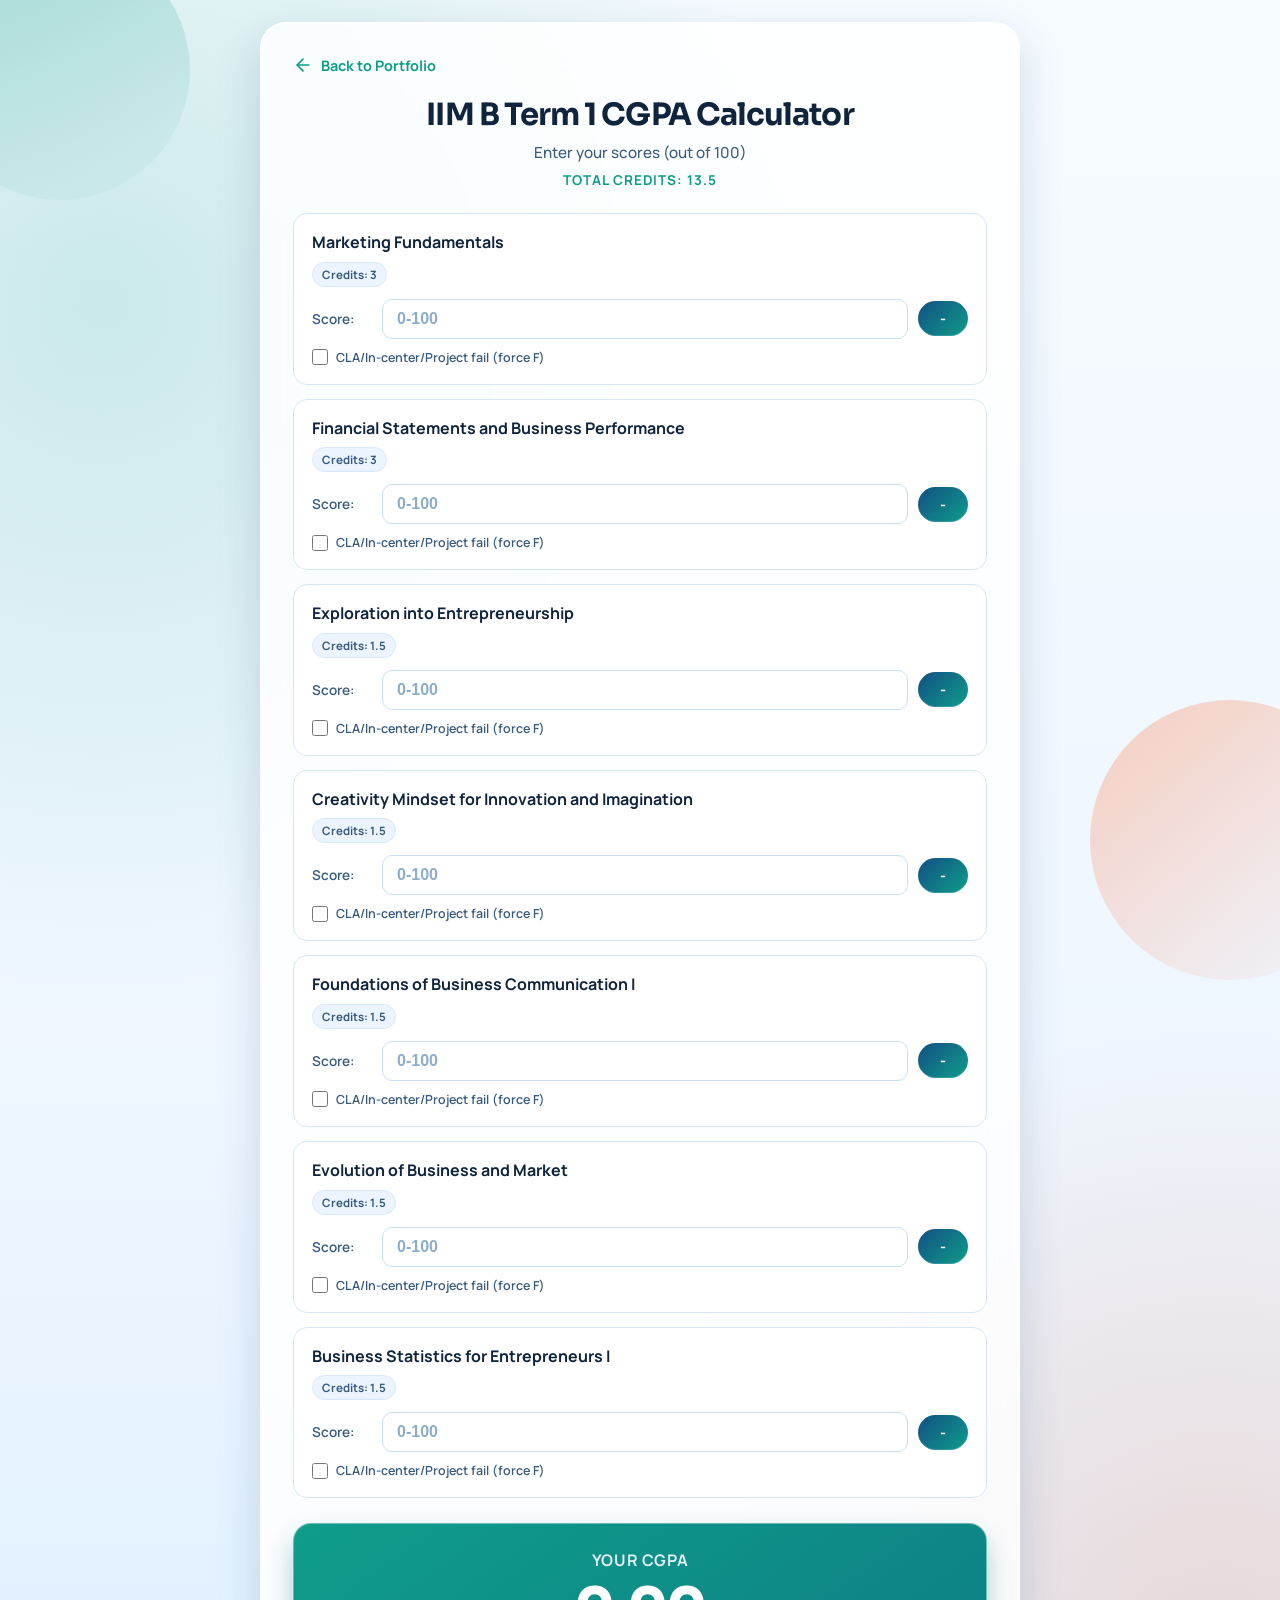
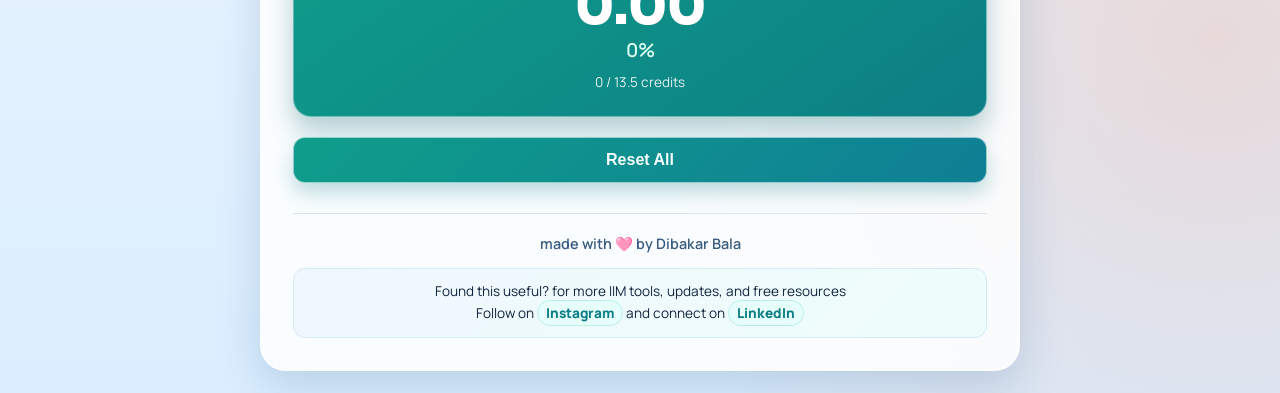
<file: cgpa-calculator.html>
<!DOCTYPE html>
<html lang="en">
<head>
    <meta charset="UTF-8">
    <meta name="viewport" content="width=device-width, initial-scale=1.0">
    <title>IIM B Term 1 CGPA Calculator</title>
    <!-- Meta Pixel Code -->
    <script>
    !function(f,b,e,v,n,t,s)
    {if(f.fbq)return;n=f.fbq=function(){n.callMethod?
    n.callMethod.apply(n,arguments):n.queue.push(arguments)};
    if(!f._fbq)f._fbq=n;n.push=n;n.loaded=!0;n.version='2.0';
    n.queue=[];t=b.createElement(e);t.async=!0;
    t.src=v;s=b.getElementsByTagName(e)[0];
    s.parentNode.insertBefore(t,s)}(window, document,'script',
    'https://connect.facebook.net/en_US/fbevents.js');
    fbq('init', '349989292627801');
    fbq('track', 'PageView');
    </script>
    <noscript><img height="1" width="1" style="display:none"
    src="https://www.facebook.com/tr?id=349989292627801&ev=PageView&noscript=1"
    /></noscript>
    <!-- End Meta Pixel Code -->
    <link rel="preconnect" href="https://fonts.googleapis.com">
    <link rel="preconnect" href="https://fonts.gstatic.com" crossorigin>
    <link href="https://fonts.googleapis.com/css2?family=Manrope:wght@400;500;600;700;800&family=Sora:wght@600;700;800&display=swap" rel="stylesheet">
    <style>
        :root {
            --bg-top: #f6fbff;
            --bg-mid: #eef6ff;
            --bg-bottom: #dbeeff;
            --ink-1: #10243e;
            --ink-2: #395b80;
            --line: #d6e6f7;
            --panel: rgba(255, 255, 255, 0.84);
            --panel-strong: rgba(255, 255, 255, 0.94);
            --accent: #0f9d8a;
            --accent-2: #ff7a45;
            --accent-soft: #dff9f4;
            --danger-soft: #fff1eb;
            --shadow: 0 16px 44px rgba(25, 73, 121, 0.18);
        }

        * {
            box-sizing: border-box;
            margin: 0;
            padding: 0;
        }

        body {
            font-family: 'Manrope', sans-serif;
            background:
                radial-gradient(circle at 8% 15%, rgba(15, 157, 138, 0.18), transparent 34%),
                radial-gradient(circle at 95% 82%, rgba(255, 122, 69, 0.2), transparent 30%),
                linear-gradient(180deg, var(--bg-top) 0%, var(--bg-mid) 55%, var(--bg-bottom) 100%);
            min-height: 100vh;
            padding: 22px;
            color: var(--ink-1);
            position: relative;
            overflow-x: hidden;
        }

        body::before,
        body::after {
            content: '';
            position: fixed;
            z-index: -1;
            border-radius: 999px;
            filter: blur(0.5px);
        }

        body::before {
            width: 260px;
            height: 260px;
            top: -60px;
            left: -70px;
            background: linear-gradient(160deg, rgba(15, 157, 138, 0.3), rgba(15, 157, 138, 0));
            animation: floatBlobA 8s ease-in-out infinite;
        }

        body::after {
            width: 280px;
            height: 280px;
            bottom: -80px;
            right: -90px;
            background: linear-gradient(140deg, rgba(255, 122, 69, 0.34), rgba(255, 122, 69, 0));
            animation: floatBlobB 9s ease-in-out infinite;
        }

        .container {
            max-width: 760px;
            margin: 0 auto;
            background: var(--panel);
            backdrop-filter: blur(18px);
            -webkit-backdrop-filter: blur(18px);
            border-radius: 26px;
            padding: 32px;
            border: 1px solid rgba(255, 255, 255, 0.85);
            box-shadow: var(--shadow);
            animation: riseIn 600ms ease-out;
        }

        h1 {
            text-align: center;
            margin-bottom: 8px;
            font-family: 'Sora', sans-serif;
            font-size: clamp(1.65rem, 2.4vw, 2.05rem);
            letter-spacing: -0.03em;
            color: var(--ink-1);
        }

        .subtitle {
            text-align: center;
            color: var(--ink-2);
            margin-bottom: 8px;
            font-size: 0.95rem;
            font-weight: 500;
        }

        .credit-info {
            text-align: center;
            color: var(--accent);
            font-size: 0.85rem;
            margin-bottom: 24px;
            font-weight: 700;
            text-transform: uppercase;
            letter-spacing: 0.07em;
        }

        .subject {
            background: var(--panel-strong);
            border-radius: 14px;
            padding: 18px;
            margin-bottom: 14px;
            border: 1px solid var(--line);
            transition: transform 160ms ease, box-shadow 160ms ease, border-color 160ms ease;
            animation: staggerIn 520ms ease both;
        }

        .subject:hover {
            transform: translateY(-2px);
            box-shadow: 0 8px 22px rgba(52, 95, 143, 0.14);
            border-color: #bdd7f1;
        }

        .subject h3 {
            margin-bottom: 8px;
            font-size: 1rem;
            color: var(--ink-1);
            font-weight: 700;
            line-height: 1.35;
        }

        .subject .credit-badge {
            display: inline-block;
            font-size: 0.72rem;
            color: var(--ink-2);
            background: #ecf4ff;
            padding: 4px 9px;
            border-radius: 999px;
            margin-bottom: 12px;
            font-weight: 700;
            border: 1px solid #d8e8fb;
        }

        .subject.pending {
            border-color: #ffd2bf;
            background: var(--danger-soft);
        }

        .subject.pending h3::after {
            content: " (Pending)";
            color: var(--accent-2);
            font-size: 0.8rem;
        }

        .input-group {
            display: flex;
            gap: 10px;
            align-items: center;
        }

        .input-group label {
            font-size: 0.85rem;
            color: var(--ink-2);
            min-width: 60px;
            font-weight: 600;
        }

        input[type="number"] {
            flex: 1;
            padding: 10px 14px;
            border: 1px solid #c8def5;
            border-radius: 10px;
            background: #fff;
            color: var(--ink-1);
            font-size: 1rem;
            font-weight: 600;
            transition: border-color 140ms ease, box-shadow 140ms ease;
        }

        input[type="number"]::placeholder {
            color: #8dadcc;
        }

        input[type="number"]:focus {
            outline: none;
            border-color: var(--accent);
            box-shadow: 0 0 0 3px var(--accent-soft);
        }

        .grade-badge {
            padding: 8px 13px;
            background: linear-gradient(135deg, #124f83, #0f9d8a);
            border-radius: 999px;
            font-size: 0.9rem;
            color: #f7fcff;
            text-align: center;
            min-width: 50px;
            font-weight: 800;
            box-shadow: inset 0 -1px 0 rgba(255, 255, 255, 0.15);
        }

        .special-fail {
            margin-top: 10px;
            display: flex;
            align-items: center;
            gap: 8px;
            color: var(--ink-2);
            font-size: 0.78rem;
            font-weight: 600;
        }

        .special-fail input[type="checkbox"] {
            accent-color: #d4483b;
            width: 16px;
            height: 16px;
            cursor: pointer;
        }

        .result {
            background: linear-gradient(145deg, #0f9d8a 0%, #0d7e85 100%);
            border-radius: 18px;
            padding: 25px;
            text-align: center;
            margin-top: 25px;
            border: 1px solid rgba(255, 255, 255, 0.4);
            box-shadow: 0 14px 26px rgba(9, 98, 109, 0.3);
        }

        .result h2 {
            font-size: 1rem;
            color: rgba(255, 255, 255, 0.88);
            margin-bottom: 10px;
            letter-spacing: 0.04em;
            text-transform: uppercase;
        }

        .result .cgpa {
            font-family: 'Sora', sans-serif;
            font-size: clamp(2.2rem, 7vw, 3.2rem);
            font-weight: 800;
            color: #fff;
            line-height: 1;
        }

        .result .percentage {
            font-size: 1.2rem;
            color: #d8ffef;
            margin-top: 5px;
            font-weight: 600;
        }

        .result .credits-completed {
            font-size: 0.85rem;
            color: rgba(255, 255, 255, 0.88);
            margin-top: 10px;
        }

        .note {
            text-align: center;
            color: var(--ink-2);
            font-size: 0.8rem;
            margin-top: 20px;
        }

        .reset-btn {
            display: block;
            width: 100%;
            padding: 13px;
            margin-top: 20px;
            background: linear-gradient(135deg, #0f9d8a, #0f7f95);
            border: 1px solid rgba(255, 255, 255, 0.55);
            border-radius: 12px;
            color: #f5fdff;
            font-size: 1rem;
            font-weight: 700;
            cursor: pointer;
            transition: transform 130ms ease, box-shadow 130ms ease, filter 130ms ease;
            box-shadow: 0 10px 20px rgba(16, 122, 132, 0.26);
        }

        .reset-btn:hover {
            filter: brightness(1.06);
            transform: translateY(-1px);
            box-shadow: 0 12px 24px rgba(16, 122, 132, 0.32);
        }

        .reset-btn:active {
            transform: translateY(0);
        }

        .footer {
            margin-top: 30px;
            text-align: center;
            padding-top: 20px;
            border-top: 1px solid var(--line);
        }

        .footer-madeby {
            color: var(--ink-2);
            font-size: 0.9rem;
            margin-bottom: 15px;
            font-weight: 600;
        }

        .footer-connect {
            color: var(--ink-1);
            font-size: 0.85rem;
            line-height: 1.6;
            background: linear-gradient(135deg, #f0f8ff, #eefdfa);
            border: 1px solid #d3eaf8;
            border-radius: 12px;
            padding: 12px 14px;
        }

        .footer-connect a {
            color: #0d7e85;
            text-decoration: none;
            font-weight: 800;
            background: #e7fffb;
            border: 1px solid #bdeee6;
            border-radius: 999px;
            padding: 3px 8px;
            transition: background 130ms ease, color 130ms ease;
        }

        .footer-connect a:hover {
            background: #0d7e85;
            color: #ffffff;
        }

        .subject:nth-of-type(1) { animation-delay: 30ms; }
        .subject:nth-of-type(2) { animation-delay: 70ms; }
        .subject:nth-of-type(3) { animation-delay: 110ms; }
        .subject:nth-of-type(4) { animation-delay: 150ms; }
        .subject:nth-of-type(5) { animation-delay: 190ms; }
        .subject:nth-of-type(6) { animation-delay: 230ms; }
        .subject:nth-of-type(7) { animation-delay: 270ms; }

        @media (max-width: 700px) {
            body {
                padding: 14px;
            }

            .container {
                padding: 20px 16px;
                border-radius: 20px;
            }

            .input-group {
                gap: 8px;
            }

            .input-group label {
                min-width: 52px;
                font-size: 0.8rem;
            }

            .grade-badge {
                min-width: 44px;
            }

            .result {
                padding: 18px;
            }
        }

        @keyframes riseIn {
            from {
                opacity: 0;
                transform: translateY(12px);
            }
            to {
                opacity: 1;
                transform: translateY(0);
            }
        }

        @keyframes staggerIn {
            from {
                opacity: 0;
                transform: translateY(10px);
            }
            to {
                opacity: 1;
                transform: translateY(0);
            }
        }

        @keyframes floatBlobA {
            0%,
            100% {
                transform: translate(0, 0);
            }
            50% {
                transform: translate(16px, 10px);
            }
        }

        @keyframes floatBlobB {
            0%,
            100% {
                transform: translate(0, 0);
            }
            50% {
                transform: translate(-14px, -8px);
            }
        }
    </style>
</head>
<body>
    <div class="container">
        <div style="margin-bottom: 20px;">
            <a href="/" style="text-decoration: none; color: var(--accent); font-weight: 700; font-size: 0.9rem; display: flex; align-items: center; gap: 8px;">
                <svg width="20" height="20" viewBox="0 0 24 24" fill="none" stroke="currentColor" stroke-width="2" stroke-linecap="round" stroke-linejoin="round"><line x1="19" y1="12" x2="5" y2="12"></line><polyline points="12 19 5 12 12 5"></polyline></svg>
                Back to Portfolio
            </a>
        </div>
        <h1>IIM B Term 1 CGPA Calculator</h1>
        <p class="subtitle">Enter your scores (out of 100)</p>
        <p class="credit-info">Total Credits: 13.5</p>
        
        <div class="subject">
            <h3>Marketing Fundamentals</h3>
            <span class="credit-badge">Credits: 3</span>
            <div class="input-group">
                <label>Score:</label>
                <input type="number" id="marketing" placeholder="0-100" min="0" max="100" step="0.01">
                <div class="grade-badge" id="marketing-grade">-</div>
            </div>
            <label class="special-fail"><input type="checkbox" id="marketing-fail"> CLA/In-center/Project fail (force F)</label>
        </div>

        <div class="subject">
            <h3>Financial Statements and Business Performance</h3>
            <span class="credit-badge">Credits: 3</span>
            <div class="input-group">
                <label>Score:</label>
                <input type="number" id="fsbp" placeholder="0-100" min="0" max="100" step="0.01">
                <div class="grade-badge" id="fsbp-grade">-</div>
            </div>
            <label class="special-fail"><input type="checkbox" id="fsbp-fail"> CLA/In-center/Project fail (force F)</label>
        </div>

        <div class="subject">
            <h3>Exploration into Entrepreneurship</h3>
            <span class="credit-badge">Credits: 1.5</span>
            <div class="input-group">
                <label>Score:</label>
                <input type="number" id="entrep" placeholder="0-100" min="0" max="100" step="0.01">
                <div class="grade-badge" id="entrep-grade">-</div>
            </div>
            <label class="special-fail"><input type="checkbox" id="entrep-fail"> CLA/In-center/Project fail (force F)</label>
        </div>

        <div class="subject">
            <h3>Creativity Mindset for Innovation and Imagination</h3>
            <span class="credit-badge">Credits: 1.5</span>
            <div class="input-group">
                <label>Score:</label>
                <input type="number" id="cmii" placeholder="0-100" min="0" max="100" step="0.01">
                <div class="grade-badge" id="cmii-grade">-</div>
            </div>
            <label class="special-fail"><input type="checkbox" id="cmii-fail"> CLA/In-center/Project fail (force F)</label>
        </div>

        <div class="subject">
            <h3>Foundations of Business Communication I</h3>
            <span class="credit-badge">Credits: 1.5</span>
            <div class="input-group">
                <label>Score:</label>
                <input type="number" id="comm" placeholder="0-100" min="0" max="100" step="0.01">
                <div class="grade-badge" id="comm-grade">-</div>
            </div>
            <label class="special-fail"><input type="checkbox" id="comm-fail"> CLA/In-center/Project fail (force F)</label>
        </div>

        <div class="subject">
            <h3>Evolution of Business and Market</h3>
            <span class="credit-badge">Credits: 1.5</span>
            <div class="input-group">
                <label>Score:</label>
                <input type="number" id="ebm" placeholder="0-100" min="0" max="100" step="0.01">
                <div class="grade-badge" id="ebm-grade">-</div>
            </div>
            <label class="special-fail"><input type="checkbox" id="ebm-fail"> CLA/In-center/Project fail (force F)</label>
        </div>

        <div class="subject">
            <h3>Business Statistics for Entrepreneurs I</h3>
            <span class="credit-badge">Credits: 1.5</span>
            <div class="input-group">
                <label>Score:</label>
                <input type="number" id="stats" placeholder="0-100" min="0" max="100" step="0.01">
                <div class="grade-badge" id="stats-grade">-</div>
            </div>
            <label class="special-fail"><input type="checkbox" id="stats-fail"> CLA/In-center/Project fail (force F)</label>
        </div>

        <div class="result">
            <h2>Your CGPA</h2>
            <div class="cgpa" id="cgpa">0.00</div>
            <div class="percentage" id="percentage">0%</div>
            <div class="credits-completed" id="credits-completed">0 / 13.5 credits</div>
        </div>



        <button class="reset-btn" onclick="resetAll()">Reset All</button>

        <div class="footer">
            <p class="footer-madeby">made with 🩷 by Dibakar Bala</p>
            <p class="footer-connect">
                Found this useful? for more IIM tools, updates, and free resources <br>
                Follow on <a href="https://www.instagram.com/hellodibakar/" id="insta-link">Instagram</a> and connect on <a href="https://www.linkedin.com/in/dibakarbala/" id="linkedin-link">LinkedIn</a>
            </p>
        </div>
    </div>

    <script>
        const subjects = {
            'marketing': { credits: 3, name: 'Marketing' },
            'fsbp': { credits: 3, name: 'FSBP' },
            'entrep': { credits: 1.5, name: 'Entrepreneurship' },
            'cmii': { credits: 1.5, name: 'CMII' },
            'comm': { credits: 1.5, name: 'Communication' },
            'ebm': { credits: 1.5, name: 'EBM' },
            'stats': { credits: 1.5, name: 'Statistics' }
        };

        function getGrade(score, hasComponentFail) {
            if (score === '' || score === null) return '-';
            const s = parseFloat(score);
            if (hasComponentFail) return 'F';
            if (s >= 90) return 'O';
            if (s >= 80) return 'A';
            if (s >= 70) return 'B';
            if (s >= 60) return 'C';
            if (s >= 50) return 'D';
            if (s >= 40) return 'E';
            return 'F';
        }

        function getGradePoint(grade) {
            const gradePoints = {
                'O': 10,
                'A': 9,
                'B': 8,
                'C': 7,
                'D': 6,
                'E': 5,
                'F': 0
            };
            return gradePoints[grade] ?? 0;
        }

        function calculateCGPA() {
            let weightedGradePointSum = 0;
            let weightedScoreSum = 0;
            let creditsCompleted = 0;
            const totalCredits = 13.5;

            for (const [id, data] of Object.entries(subjects)) {
                const input = document.getElementById(id);
                const failOverride = document.getElementById(id + '-fail');
                const score = parseFloat(input.value);
                
                if (input.value !== '' && !isNaN(score)) {
                    const grade = getGrade(score, failOverride.checked);
                    const gradePoint = getGradePoint(grade);
                    document.getElementById(id + '-grade').textContent = grade;
                    weightedGradePointSum += gradePoint * data.credits;
                    weightedScoreSum += score * data.credits;
                    creditsCompleted += data.credits;
                } else {
                    document.getElementById(id + '-grade').textContent = '-';
                }
            }

            if (creditsCompleted === 0) {
                document.getElementById('cgpa').textContent = '0.00';
                document.getElementById('percentage').textContent = '0%';
                document.getElementById('credits-completed').textContent = `0 / ${totalCredits} credits`;
                return;
            }

            const cgpa = (weightedGradePointSum / creditsCompleted).toFixed(2);
            const weightedAvgScore = weightedScoreSum / creditsCompleted;
            
            document.getElementById('cgpa').textContent = cgpa;
            document.getElementById('percentage').textContent = weightedAvgScore.toFixed(2) + '%';
            document.getElementById('credits-completed').textContent = `${creditsCompleted} / ${totalCredits} credits`;
        }

        for (const id in subjects) {
            document.getElementById(id).addEventListener('input', calculateCGPA);
            document.getElementById(id + '-fail').addEventListener('change', calculateCGPA);
        }

        function resetAll() {
            for (const id in subjects) {
                document.getElementById(id).value = '';
                document.getElementById(id + '-fail').checked = false;
                document.getElementById(id + '-grade').textContent = '-';
            }
            calculateCGPA();
        }
    </script>
</body>
</html>
</file>
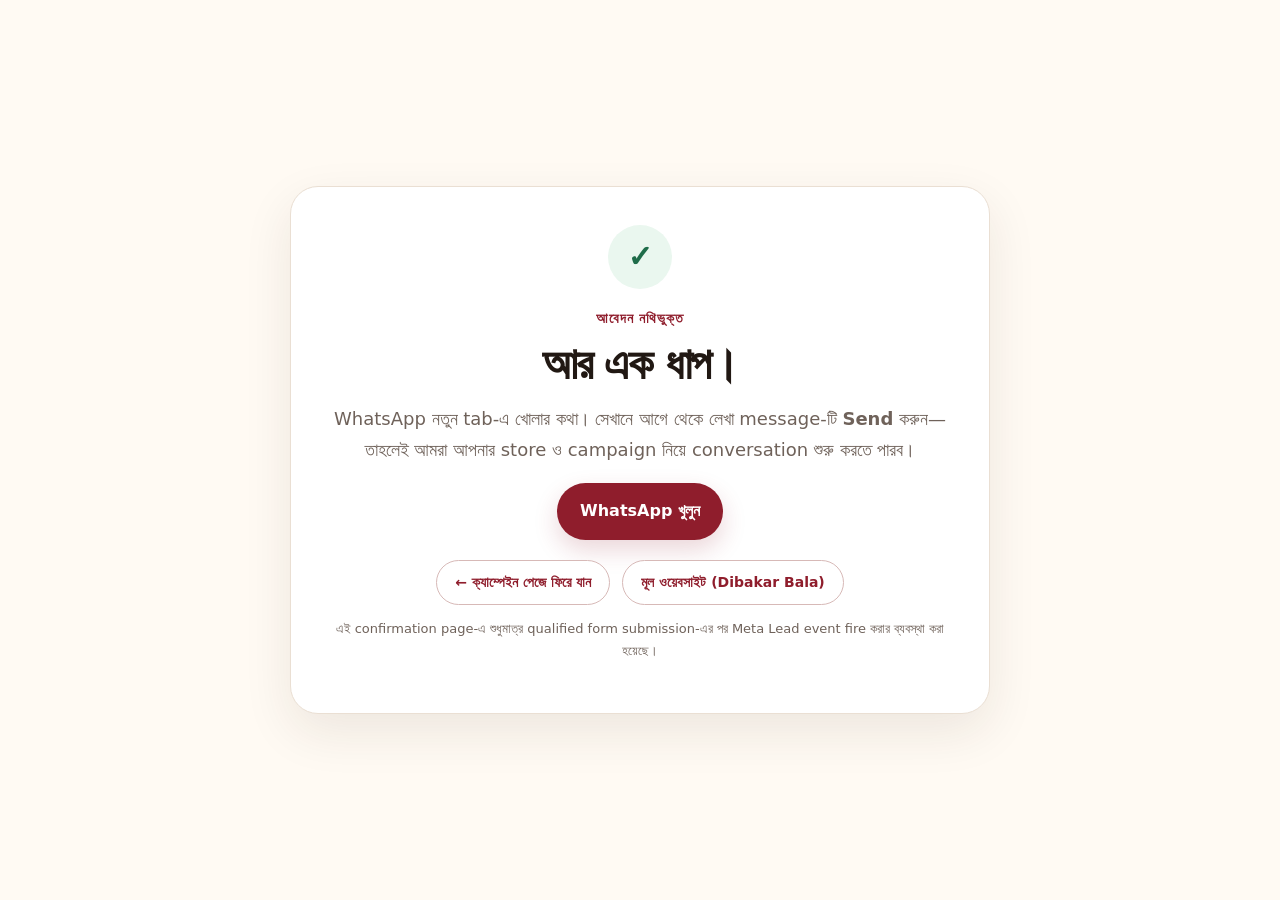
<file: pooja-thank-you.html>
<!doctype html>
<html lang="bn">
<head>
  <meta charset="utf-8">
  <meta name="viewport" content="width=device-width,initial-scale=1">
  <meta name="robots" content="noindex,nofollow">
  <title>আবেদন গ্রহণ করা হয়েছে — Puja Meta Ads</title>

  <!-- Meta Pixel Code -->
  <script>
  !function(f,b,e,v,n,t,s)
  {if(f.fbq)return;n=f.fbq=function(){n.callMethod?
  n.callMethod.apply(n,arguments):n.queue.push(arguments)};
  if(!f._fbq)f._fbq=n;n.push=n;n.loaded=!0;n.version='2.0';
  n.queue=[];t=b.createElement(e);t.async=!0;
  t.src=v;s=b.getElementsByTagName(e)[0];
  s.parentNode.insertBefore(t,s)}(window, document,'script',
  'https://connect.facebook.net/en_US/fbevents.js');
  fbq('init', '349989292627801');
  fbq('track', 'PageView');
  </script>
  <noscript><img height="1" width="1" style="display:none"
  src="https://www.facebook.com/tr?id=349989292627801&ev=PageView&noscript=1"
  /></noscript>
  <!-- End Meta Pixel Code -->

  <link rel="stylesheet" href="puja_agency_mvp/styles.css">
  <script src="puja_agency_mvp/config.js"></script>
  <script src="puja_agency_mvp/pixel.js"></script>
</head>
<body>
  <main class="thankyou">
    <div class="thankyou-card">
      <div class="tick">✓</div>
      <div class="section-kicker">আবেদন নথিভুক্ত</div>
      <h1 style="font-size:44px;margin-top:10px">আর এক ধাপ।</h1>
      <p class="lead" style="margin-left:auto;margin-right:auto">WhatsApp নতুন tab-এ খোলার কথা। সেখানে আগে থেকে লেখা message-টি <strong>Send</strong> করুন—তাহলেই আমরা আপনার store ও campaign নিয়ে conversation শুরু করতে পারব।</p>
      <a id="waFallback" class="btn" href="#" target="_blank" rel="noopener">WhatsApp খুলুন</a>
      <div style="margin-top:20px; display:flex; gap:12px; justify-content:center; flex-wrap:wrap;">
        <a class="btn secondary" href="puja-agency" style="font-size:14px; padding:10px 18px;">← ক্যাম্পেইন পেজে ফিরে যান</a>
        <a class="btn secondary" href="/" style="font-size:14px; padding:10px 18px;">মূল ওয়েবসাইট (Dibakar Bala)</a>
      </div>
      <p class="mini">এই confirmation page-এ শুধুমাত্র qualified form submission-এর পর Meta Lead event fire করার ব্যবস্থা করা হয়েছে।</p>
    </div>
  </main>

  <script>
    (function(){
      const submitted = sessionStorage.getItem("qualifiedLeadSubmitted") === "1";
      const wa = sessionStorage.getItem("lastWhatsAppUrl") || "#";
      document.getElementById("waFallback").href = wa;

      if(submitted){
        if(window.fbq) fbq("track","Lead");
        sessionStorage.removeItem("qualifiedLeadSubmitted");
      }
    })();
  </script>
</body>
</html>
</file>
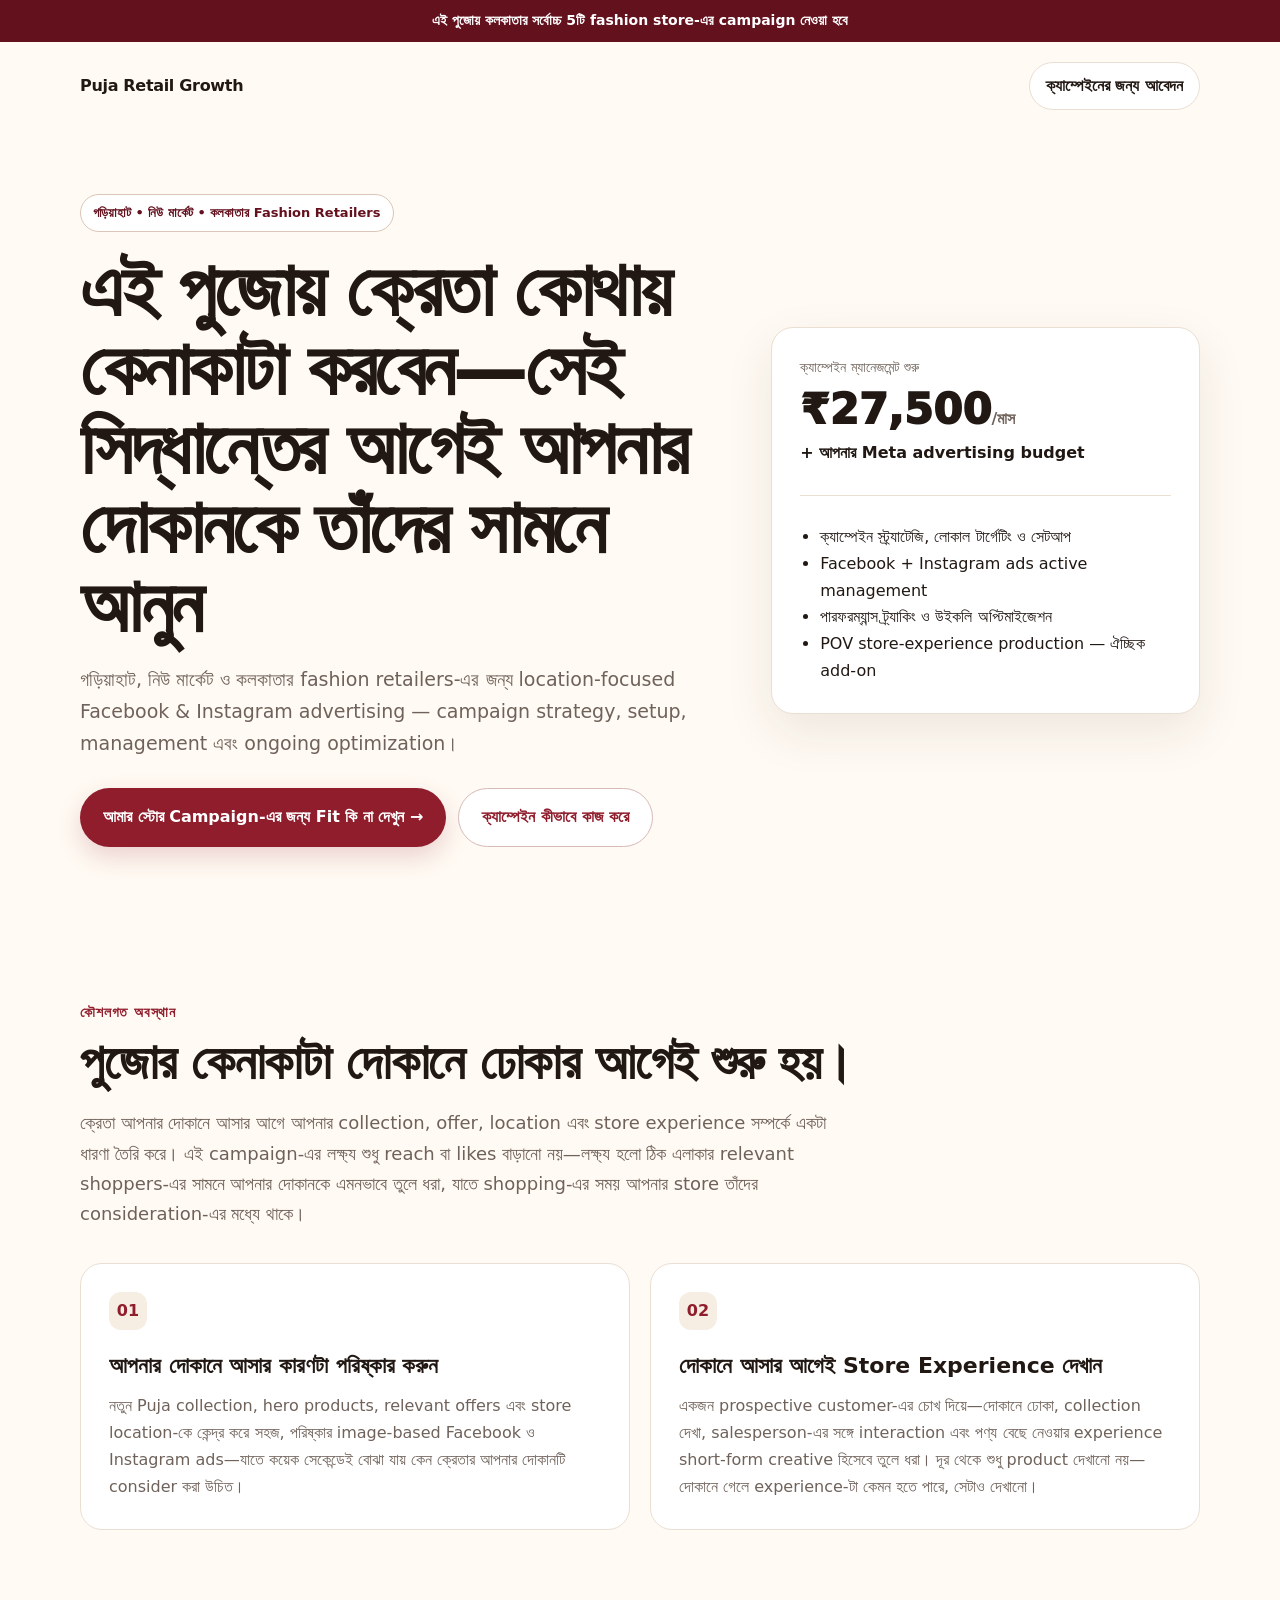
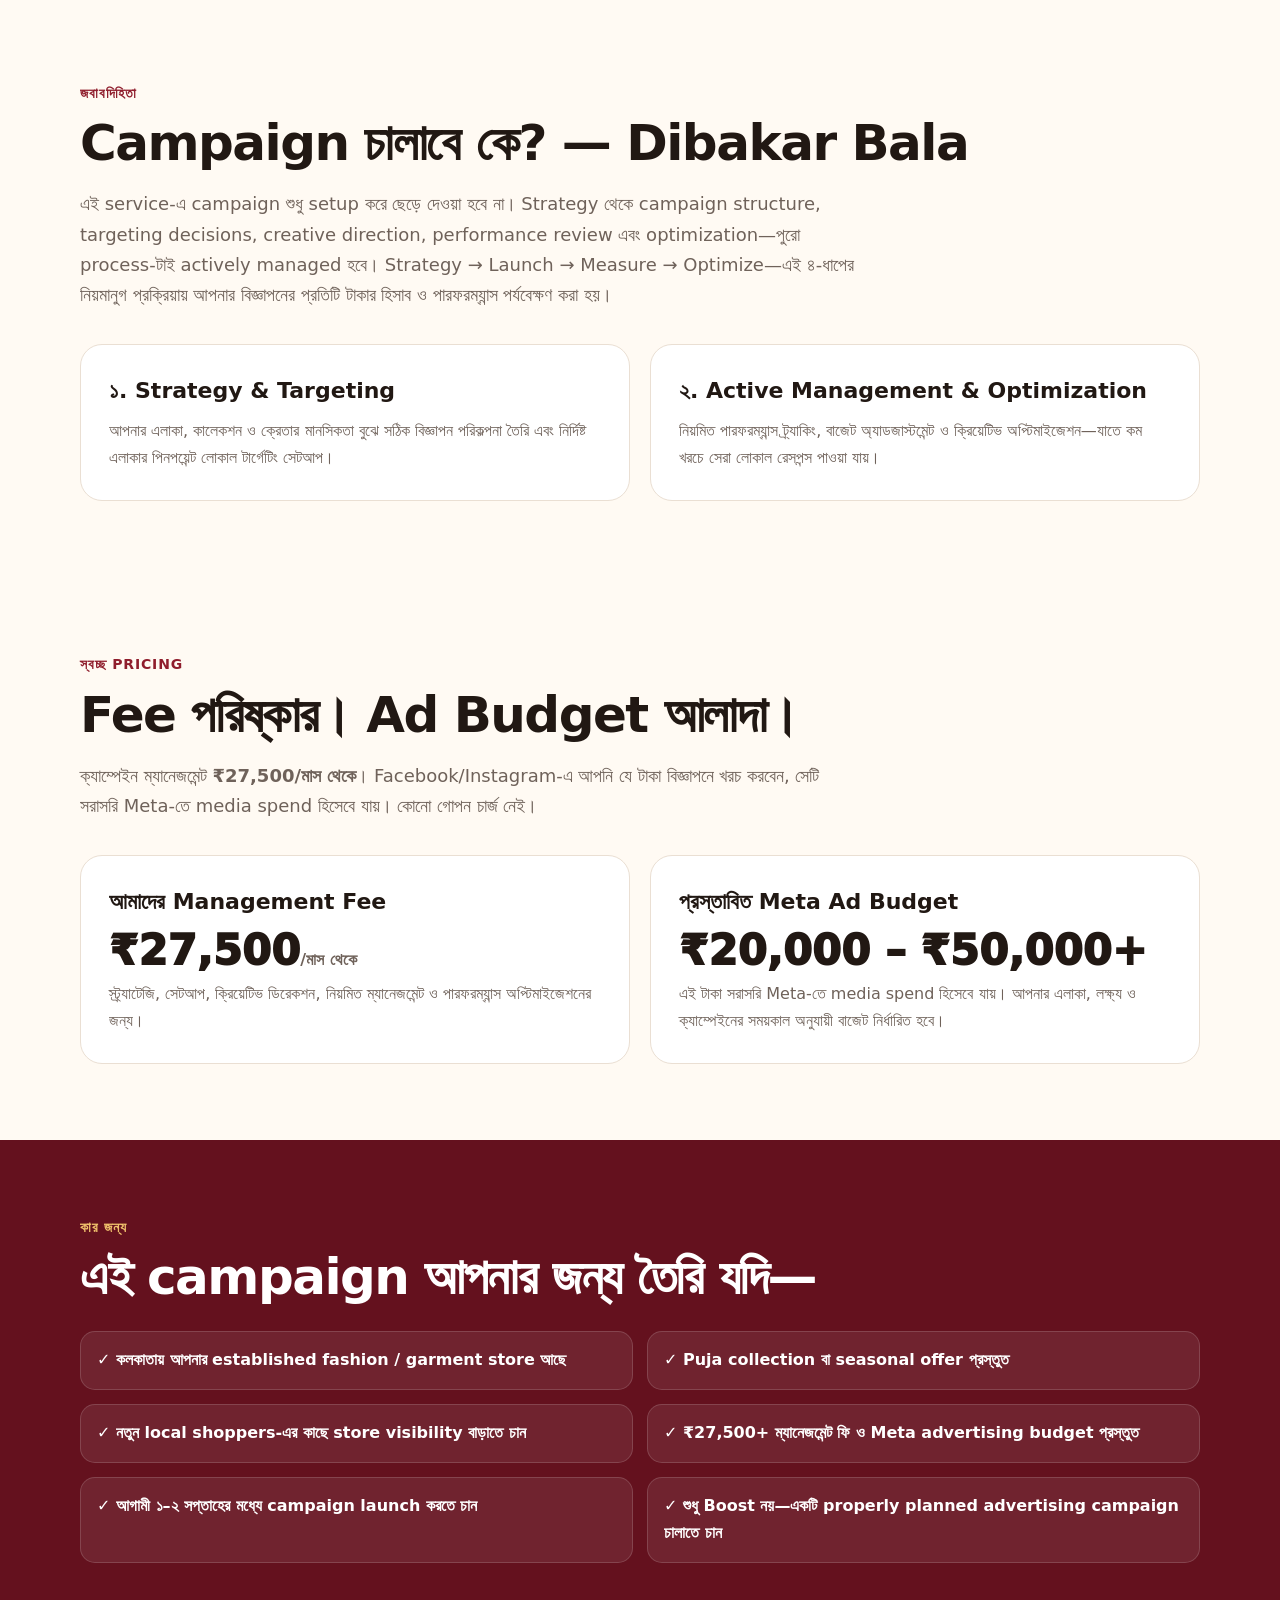
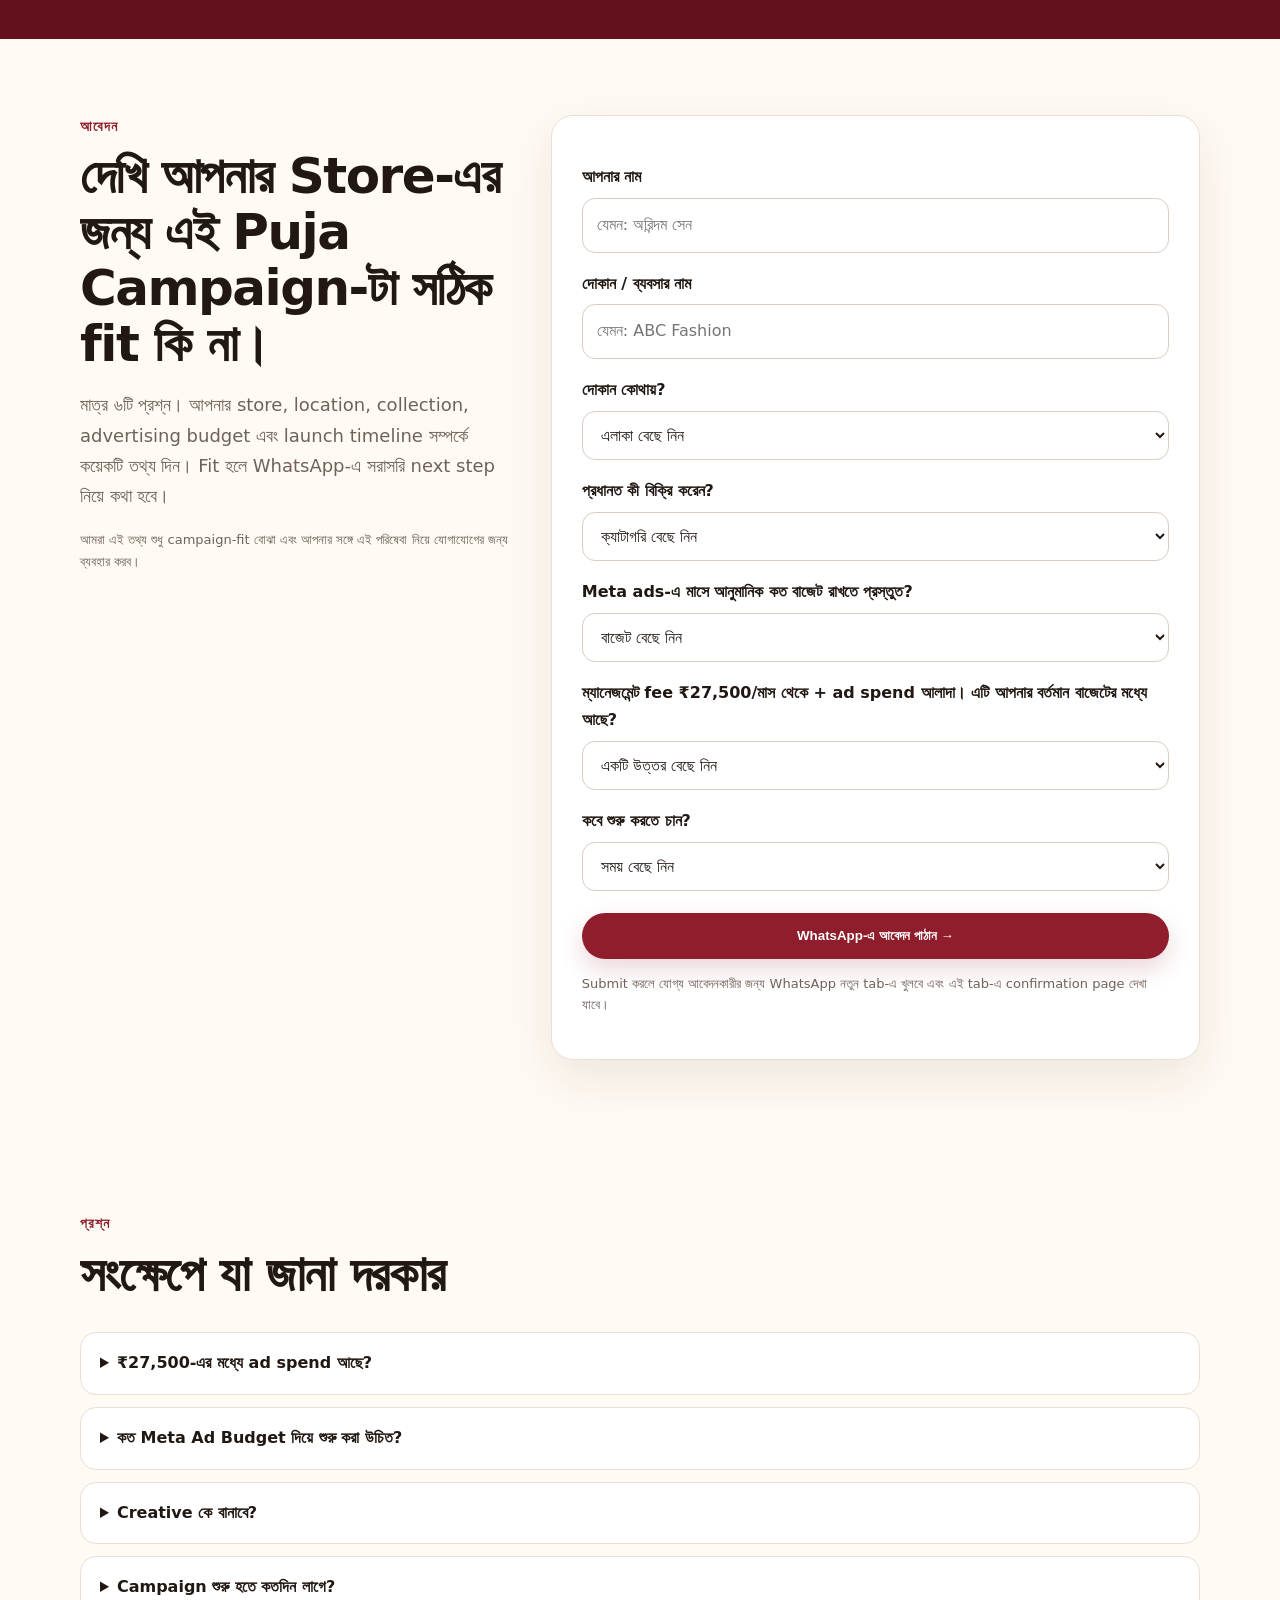
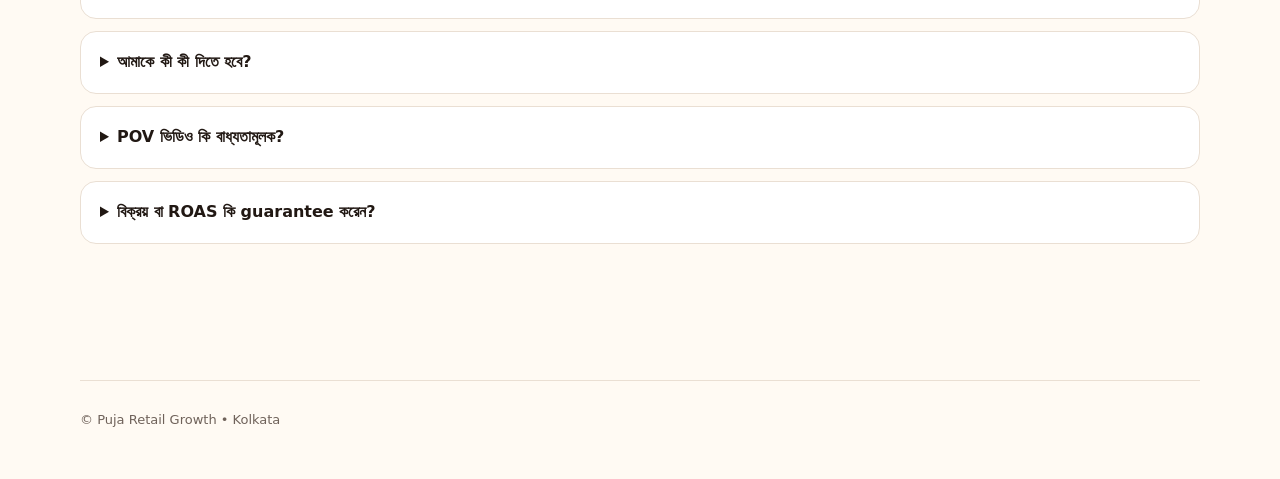
<file: puja-agency.html>
<!doctype html>
<html lang="bn">
<head>
  <meta charset="utf-8">
  <meta name="viewport" content="width=device-width,initial-scale=1">
  <meta name="description" content="গড়িয়াহাট, নিউ মার্কেট ও কলকাতার fashion retailers-এর জন্য পুজো Facebook ও Instagram advertising campaign.">
  <title>পুজো Meta Ads Campaign — কলকাতা</title>

  <!-- Meta Pixel Code -->
  <script>
  !function(f,b,e,v,n,t,s)
  {if(f.fbq)return;n=f.fbq=function(){n.callMethod?
  n.callMethod.apply(n,arguments):n.queue.push(arguments)};
  if(!f._fbq)f._fbq=n;n.push=n;n.loaded=!0;n.version='2.0';
  n.queue=[];t=b.createElement(e);t.async=!0;
  t.src=v;s=b.getElementsByTagName(e)[0];
  s.parentNode.insertBefore(t,s)}(window, document,'script',
  'https://connect.facebook.net/en_US/fbevents.js');
  fbq('init', '349989292627801');
  fbq('track', 'PageView');
  </script>
  <noscript><img height="1" width="1" style="display:none"
  src="https://www.facebook.com/tr?id=349989292627801&ev=PageView&noscript=1"
  /></noscript>
  <!-- End Meta Pixel Code -->

  <link rel="stylesheet" href="puja_agency_mvp/styles.css">
  <script src="puja_agency_mvp/config.js"></script>
  <script src="puja_agency_mvp/pixel.js"></script>
</head>
<body>
  <div class="topbar">এই পুজোয় কলকাতার সর্বোচ্চ <span data-max-clients>5</span>টি fashion store-এর campaign নেওয়া হবে</div>

  <header class="container">
    <nav>
      <div class="brand">Puja Retail Growth</div>
      <a class="nav-cta" href="#apply">ক্যাম্পেইনের জন্য আবেদন</a>
    </nav>

    <div class="hero">
      <div>
        <span class="eyebrow">গড়িয়াহাট • নিউ মার্কেট • কলকাতার Fashion Retailers</span>
        <h1 data-area-headline>এই পুজোয় ক্রেতা কোথায় কেনাকাটা করবেন—সেই সিদ্ধান্তের আগেই আপনার দোকানকে তাঁদের সামনে আনুন</h1>
        <p data-area-intro>গড়িয়াহাট, নিউ মার্কেট ও কলকাতার fashion retailers-এর জন্য location-focused Facebook & Instagram advertising — campaign strategy, setup, management এবং ongoing optimization।</p>
        <div class="hero-actions">
          <a class="btn" href="#apply">আমার স্টোর Campaign-এর জন্য Fit কি না দেখুন →</a>
          <a class="btn secondary" href="#how">ক্যাম্পেইন কীভাবে কাজ করে</a>
        </div>
      </div>

      <aside class="price-card">
        <div class="price-label">ক্যাম্পেইন ম্যানেজমেন্ট শুরু</div>
        <div class="price"><span data-fee>₹27,500</span><small>/মাস</small></div>
        <strong>+ আপনার Meta advertising budget</strong>
        <hr>
        <ul>
          <li>ক্যাম্পেইন স্ট্র্যাটেজি, লোকাল টার্গেটিং ও সেটআপ</li>
          <li>Facebook + Instagram ads active management</li>
          <li>পারফরম্যান্স ট্র্যাকিং ও উইকলি অপ্টিমাইজেশন</li>
          <li>POV store-experience production — ঐচ্ছিক add-on</li>
        </ul>
      </aside>
    </div>
  </header>

  <main>
    <section id="how">
      <div class="container">
        <div class="section-kicker">কৌশলগত অবস্থান</div>
        <h2>পুজোর কেনাকাটা দোকানে ঢোকার আগেই শুরু হয়।</h2>
        <p class="lead">ক্রেতা আপনার দোকানে আসার আগে আপনার collection, offer, location এবং store experience সম্পর্কে একটা ধারণা তৈরি করে। এই campaign-এর লক্ষ্য শুধু reach বা likes বাড়ানো নয়—লক্ষ্য হলো ঠিক এলাকার relevant shoppers-এর সামনে আপনার দোকানকে এমনভাবে তুলে ধরা, যাতে shopping-এর সময় আপনার store তাঁদের consideration-এর মধ্যে থাকে।</p>

        <div class="grid-2">
          <article class="card">
            <div class="number">01</div>
            <h3>আপনার দোকানে আসার কারণটা পরিষ্কার করুন</h3>
            <p>নতুন Puja collection, hero products, relevant offers এবং store location-কে কেন্দ্র করে সহজ, পরিষ্কার image-based Facebook ও Instagram ads—যাতে কয়েক সেকেন্ডেই বোঝা যায় কেন ক্রেতার আপনার দোকানটি consider করা উচিত।</p>
          </article>
          <article class="card">
            <div class="number">02</div>
            <h3>দোকানে আসার আগেই Store Experience দেখান</h3>
            <p>একজন prospective customer-এর চোখ দিয়ে—দোকানে ঢোকা, collection দেখা, salesperson-এর সঙ্গে interaction এবং পণ্য বেছে নেওয়ার experience short-form creative হিসেবে তুলে ধরা। দূর থেকে শুধু product দেখানো নয়—দোকানে গেলে experience-টা কেমন হতে পারে, সেটাও দেখানো।</p>
          </article>
        </div>
      </div>
    </section>

    <section>
      <div class="container">
        <div class="section-kicker">জবাবদিহিতা</div>
        <h2>Campaign চালাবে কে? — Dibakar Bala</h2>
        <p class="lead">এই service-এ campaign শুধু setup করে ছেড়ে দেওয়া হবে না। Strategy থেকে campaign structure, targeting decisions, creative direction, performance review এবং optimization—পুরো process-টাই actively managed হবে। Strategy → Launch → Measure → Optimize—এই ৪-ধাপের নিয়মানুগ প্রক্রিয়ায় আপনার বিজ্ঞাপনের প্রতিটি টাকার হিসাব ও পারফরম্যান্স পর্যবেক্ষণ করা হয়।</p>

        <div class="grid-2">
          <div class="card">
            <h3>১. Strategy & Targeting</h3>
            <p>আপনার এলাকা, কালেকশন ও ক্রেতার মানসিকতা বুঝে সঠিক বিজ্ঞাপন পরিকল্পনা তৈরি এবং নির্দিষ্ট এলাকার পিনপয়েন্ট লোকাল টার্গেটিং সেটআপ।</p>
          </div>
          <div class="card">
            <h3>২. Active Management & Optimization</h3>
            <p>নিয়মিত পারফরম্যান্স ট্র্যাকিং, বাজেট অ্যাডজাস্টমেন্ট ও ক্রিয়েটিভ অপ্টিমাইজেশন—যাতে কম খরচে সেরা লোকাল রেসপন্স পাওয়া যায়।</p>
          </div>
        </div>
      </div>
    </section>

    <section>
      <div class="container">
        <div class="section-kicker">স্বচ্ছ Pricing</div>
        <h2>Fee পরিষ্কার। Ad Budget আলাদা।</h2>
        <p class="lead">ক্যাম্পেইন ম্যানেজমেন্ট <strong><span data-fee>₹27,500</span>/মাস থেকে</strong>। Facebook/Instagram-এ আপনি যে টাকা বিজ্ঞাপনে খরচ করবেন, সেটি সরাসরি Meta-তে media spend হিসেবে যায়। কোনো গোপন চার্জ নেই।</p>

        <div class="grid-2">
          <div class="card">
            <h3>আমাদের Management Fee</h3>
            <div class="price"><span data-fee>₹27,500</span><small>/মাস থেকে</small></div>
            <p>স্ট্র্যাটেজি, সেটআপ, ক্রিয়েটিভ ডিরেকশন, নিয়মিত ম্যানেজমেন্ট ও পারফরম্যান্স অপ্টিমাইজেশনের জন্য।</p>
          </div>
          <div class="card">
            <h3>প্রস্তাবিত Meta Ad Budget</h3>
            <div class="price">₹20,000 – ₹50,000+</div>
            <p>এই টাকা সরাসরি Meta-তে media spend হিসেবে যায়। আপনার এলাকা, লক্ষ্য ও ক্যাম্পেইনের সময়কাল অনুযায়ী বাজেট নির্ধারিত হবে।</p>
          </div>
        </div>
      </div>
    </section>

    <section class="highlight">
      <div class="container">
        <div class="section-kicker" style="color:#f1c36d">কার জন্য</div>
        <h2>এই campaign আপনার জন্য তৈরি যদি—</h2>
        <div class="checks">
          <div class="check">✓ কলকাতায় আপনার established fashion / garment store আছে</div>
          <div class="check">✓ Puja collection বা seasonal offer প্রস্তুত</div>
          <div class="check">✓ নতুন local shoppers-এর কাছে store visibility বাড়াতে চান</div>
          <div class="check">✓ <span data-fee>₹27,500</span>+ ম্যানেজমেন্ট ফি ও Meta advertising budget প্রস্তুত</div>
          <div class="check">✓ আগামী ১–২ সপ্তাহের মধ্যে campaign launch করতে চান</div>
          <div class="check">✓ শুধু Boost নয়—একটি properly planned advertising campaign চালাতে চান</div>
        </div>
      </div>
    </section>

    <section id="apply">
      <div class="container form-wrap">
        <div>
          <div class="section-kicker">আবেদন</div>
          <h2>দেখি আপনার Store-এর জন্য এই Puja Campaign-টা সঠিক fit কি না।</h2>
          <p class="lead">মাত্র ৬টি প্রশ্ন। আপনার store, location, collection, advertising budget এবং launch timeline সম্পর্কে কয়েকটি তথ্য দিন। Fit হলে WhatsApp-এ সরাসরি next step নিয়ে কথা হবে।</p>
          <p class="mini">আমরা এই তথ্য শুধু campaign-fit বোঝা এবং আপনার সঙ্গে এই পরিষেবা নিয়ে যোগাযোগের জন্য ব্যবহার করব।</p>
        </div>

        <form class="form-panel" id="leadForm">
          <label for="applicantName">আপনার নাম</label>
          <input id="applicantName" name="applicantName" autocomplete="name" required placeholder="যেমন: অরিন্দম সেন">

          <label for="storeName">দোকান / ব্যবসার নাম</label>
          <input id="storeName" name="storeName" required placeholder="যেমন: ABC Fashion">

          <label for="area">দোকান কোথায়?</label>
          <select id="area" name="area" required>
            <option value="" selected disabled>এলাকা বেছে নিন</option>
            <option value="gariahat">গড়িয়াহাট</option>
            <option value="newmarket">নিউ মার্কেট / লিন্ডসে স্ট্রিট</option>
            <option value="hatibagan">হাতিবাগান</option>
            <option value="other">কলকাতার অন্য এলাকা</option>
          </select>

          <label for="category">প্রধানত কী বিক্রি করেন?</label>
          <select id="category" name="category" required>
            <option value="" selected disabled>ক্যাটাগরি বেছে নিন</option>
            <option value="saree">শাড়ি</option>
            <option value="women">Women's wear</option>
            <option value="men">Men's wear</option>
            <option value="kids">Kids' wear</option>
            <option value="ethnic">Ethnic / festive wear</option>
            <option value="multi">Multi-category garments</option>
            <option value="other">অন্যান্য</option>
          </select>

          <label for="adBudget">Meta ads-এ মাসে আনুমানিক কত বাজেট রাখতে প্রস্তুত?</label>
          <select id="adBudget" name="adBudget" required>
            <option value="" selected disabled>বাজেট বেছে নিন</option>
            <option value="under20">₹20,000-এর কম</option>
            <option value="20to50">₹20,000 – ₹50,000</option>
            <option value="50to100">₹50,000 – ₹1,00,000</option>
            <option value="100plus">₹1,00,000+</option>
          </select>

          <label for="feeFit">ম্যানেজমেন্ট fee <span data-fee>₹27,500</span>/মাস থেকে + ad spend আলাদা। এটি আপনার বর্তমান বাজেটের মধ্যে আছে?</label>
          <select id="feeFit" name="feeFit" required>
            <option value="" selected disabled>একটি উত্তর বেছে নিন</option>
            <option value="yes">হ্যাঁ</option>
            <option value="maybe">সম্ভবত — আগে scope বুঝতে চাই</option>
            <option value="no">না</option>
          </select>

          <label for="start">কবে শুরু করতে চান?</label>
          <select id="start" name="start" required>
            <option value="" selected disabled>সময় বেছে নিন</option>
            <option value="now">যত দ্রুত সম্ভব</option>
            <option value="7days">আগামী ৭ দিনের মধ্যে</option>
            <option value="14days">আগামী ২ সপ্তাহের মধ্যে</option>
            <option value="research">এখন শুধু খোঁজ নিচ্ছি</option>
          </select>

          <button class="btn" type="submit" style="width:100%;margin-top:22px">WhatsApp-এ আবেদন পাঠান →</button>
          <div id="formStatus" class="status" aria-live="polite"></div>
          <p class="form-note">Submit করলে যোগ্য আবেদনকারীর জন্য WhatsApp নতুন tab-এ খুলবে এবং এই tab-এ confirmation page দেখা যাবে।</p>
        </form>
      </div>
    </section>

    <section>
      <div class="container">
        <div class="section-kicker">প্রশ্ন</div>
        <h2>সংক্ষেপে যা জানা দরকার</h2>
        <div class="faq">
          <details>
            <summary>₹27,500-এর মধ্যে ad spend আছে?</summary>
            <p>না। এটি campaign management fee। Meta-তে (Facebook & Instagram) আপনার advertising spend আলাদা।</p>
          </details>
          <details>
            <summary>কত Meta Ad Budget দিয়ে শুরু করা উচিত?</summary>
            <p>কমপক্ষে ₹20,000 – ₹50,000/মাস বাজেট রাখলে Meta অ্যালগরিদম এলাকা অনুযায়ী সঠিক ক্রেতাদের কাছে বিজ্ঞাপন পৌঁছাতে পারে।</p>
          </details>
          <details>
            <summary>Creative কে বানাবে?</summary>
            <p>আপনার প্রোডাক্টের ছবি/তথ্য নিয়ে Ad creative ও copy আমরা তৈরি করি। POV Store Experience Shoot একটি optional production add-on.</p>
          </details>
          <details>
            <summary>Campaign শুরু হতে কতদিন লাগে?</summary>
            <p>Form submit এবং প্রাথমিক আলোচনা শেষের ৩–৫ কার্যদিবসের মধ্যে আপনার Ads live করার প্রক্রিয়া সম্পন্ন হয়।</p>
          </details>
          <details>
            <summary>আমাকে কী কী দিতে হবে?</summary>
            <p>দোকানের ঠিকানা, কালেকশনের ছবি/ভিডিও, বর্তমান অফার এবং Meta Business/Page Access।</p>
          </details>
          <details>
            <summary>POV ভিডিও কি বাধ্যতামূলক?</summary>
            <p>না। Simple product/offer creative দিয়েও campaign চালানো যায়। POV store-experience একটি optional production add-on.</p>
          </details>
          <details>
            <summary>বিক্রয় বা ROAS কি guarantee করেন?</summary>
            <p>আমরা sales number guarantee করি না। বিজ্ঞাপনের ফল আপনার পণ্য, অফার, pricing, creative, budget, store experience এবং market response-এর উপর নির্ভর করে। আমরা যে জিনিসের দায়িত্ব নিই তা হলো—strategy, campaign execution, monitoring এবং optimization।</p>
          </details>
        </div>
      </div>
    </section>
  </main>

  <footer class="container">
    <hr>
    <div>© Puja Retail Growth • Kolkata</div>
  </footer>

  <script src="puja_agency_mvp/app.js"></script>
</body>
</html>
</file>
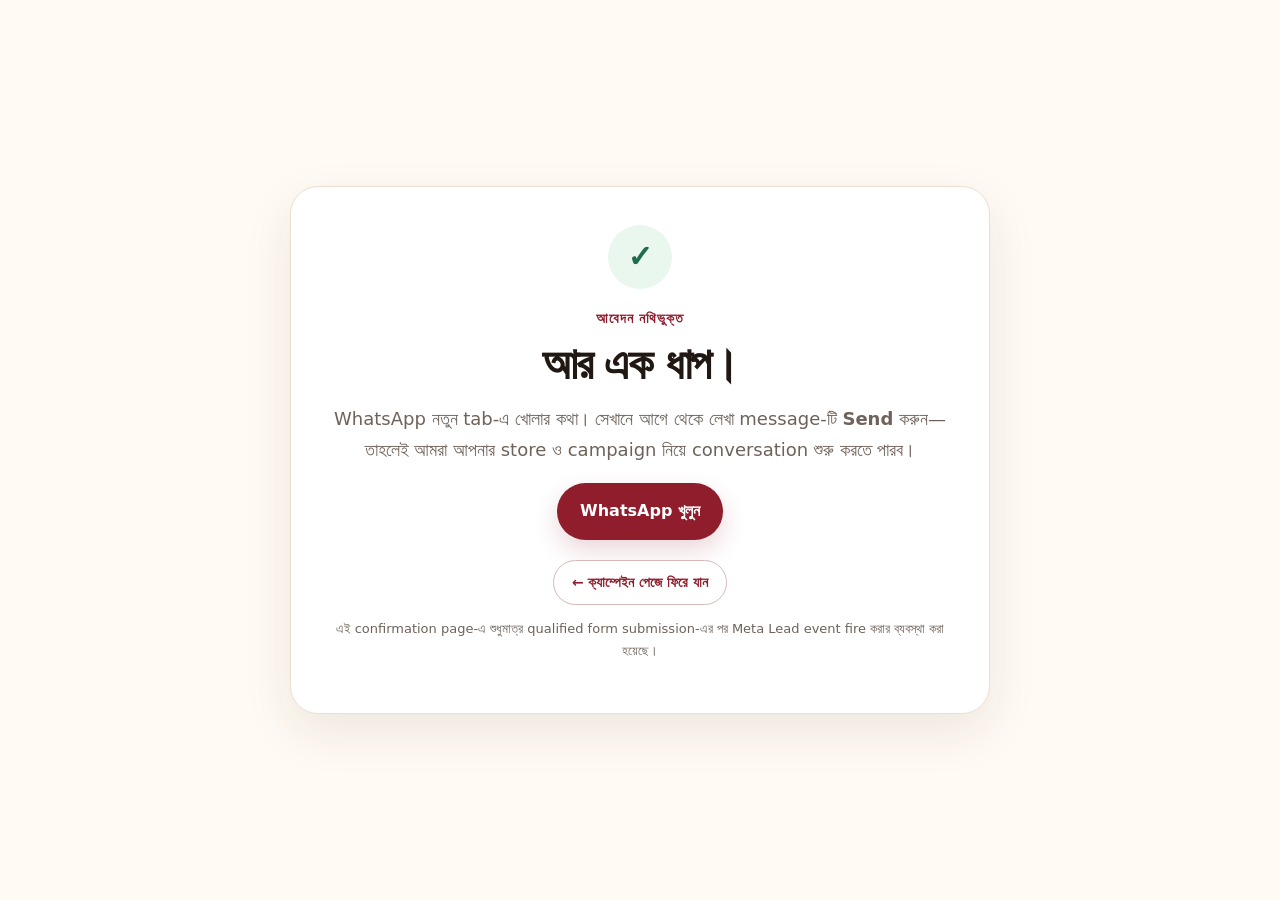
<file: puja-thank-you.html>
<!doctype html>
<html lang="bn">
<head>
  <meta charset="utf-8">
  <meta name="viewport" content="width=device-width,initial-scale=1">
  <meta name="robots" content="noindex,nofollow">
  <title>আবেদন গ্রহণ করা হয়েছে</title>

  <!-- Meta Pixel Code -->
  <script>
  !function(f,b,e,v,n,t,s)
  {if(f.fbq)return;n=f.fbq=function(){n.callMethod?
  n.callMethod.apply(n,arguments):n.queue.push(arguments)};
  if(!f._fbq)f._fbq=n;n.push=n;n.loaded=!0;n.version='2.0';
  n.queue=[];t=b.createElement(e);t.async=!0;
  t.src=v;s=b.getElementsByTagName(e)[0];
  s.parentNode.insertBefore(t,s)}(window, document,'script',
  'https://connect.facebook.net/en_US/fbevents.js');
  fbq('init', '349989292627801');
  fbq('track', 'PageView');
  </script>
  <noscript><img height="1" width="1" style="display:none"
  src="https://www.facebook.com/tr?id=349989292627801&ev=PageView&noscript=1"
  /></noscript>
  <!-- End Meta Pixel Code -->

  <link rel="stylesheet" href="puja_agency_mvp/styles.css">
  <script src="puja_agency_mvp/config.js"></script>
  <script src="puja_agency_mvp/pixel.js"></script>
</head>
<body>
  <main class="thankyou">
    <div class="thankyou-card">
      <div class="tick">✓</div>
      <div class="section-kicker">আবেদন নথিভুক্ত</div>
      <h1 style="font-size:44px;margin-top:10px">আর এক ধাপ।</h1>
      <p class="lead" style="margin-left:auto;margin-right:auto">WhatsApp নতুন tab-এ খোলার কথা। সেখানে আগে থেকে লেখা message-টি <strong>Send</strong> করুন—তাহলেই আমরা আপনার store ও campaign নিয়ে conversation শুরু করতে পারব।</p>
      <a id="waFallback" class="btn" href="#" target="_blank" rel="noopener">WhatsApp খুলুন</a>
      <div style="margin-top:20px; display:flex; gap:12px; justify-content:center; flex-wrap:wrap;">
        <a class="btn secondary" href="puja-agency" style="font-size:14px; padding:10px 18px;">← ক্যাম্পেইন পেজে ফিরে যান</a>
      </div>
      <p class="mini">এই confirmation page-এ শুধুমাত্র qualified form submission-এর পর Meta Lead event fire করার ব্যবস্থা করা হয়েছে।</p>
    </div>
  </main>

  <script>
    (function(){
      const submitted = sessionStorage.getItem("qualifiedLeadSubmitted") === "1";
      const wa = sessionStorage.getItem("lastWhatsAppUrl") || "#";
      document.getElementById("waFallback").href = wa;

      if(submitted){
        if(window.fbq) fbq("track","Lead");
        sessionStorage.removeItem("qualifiedLeadSubmitted");
      }
    })();
  </script>
</body>
</html>
</file>
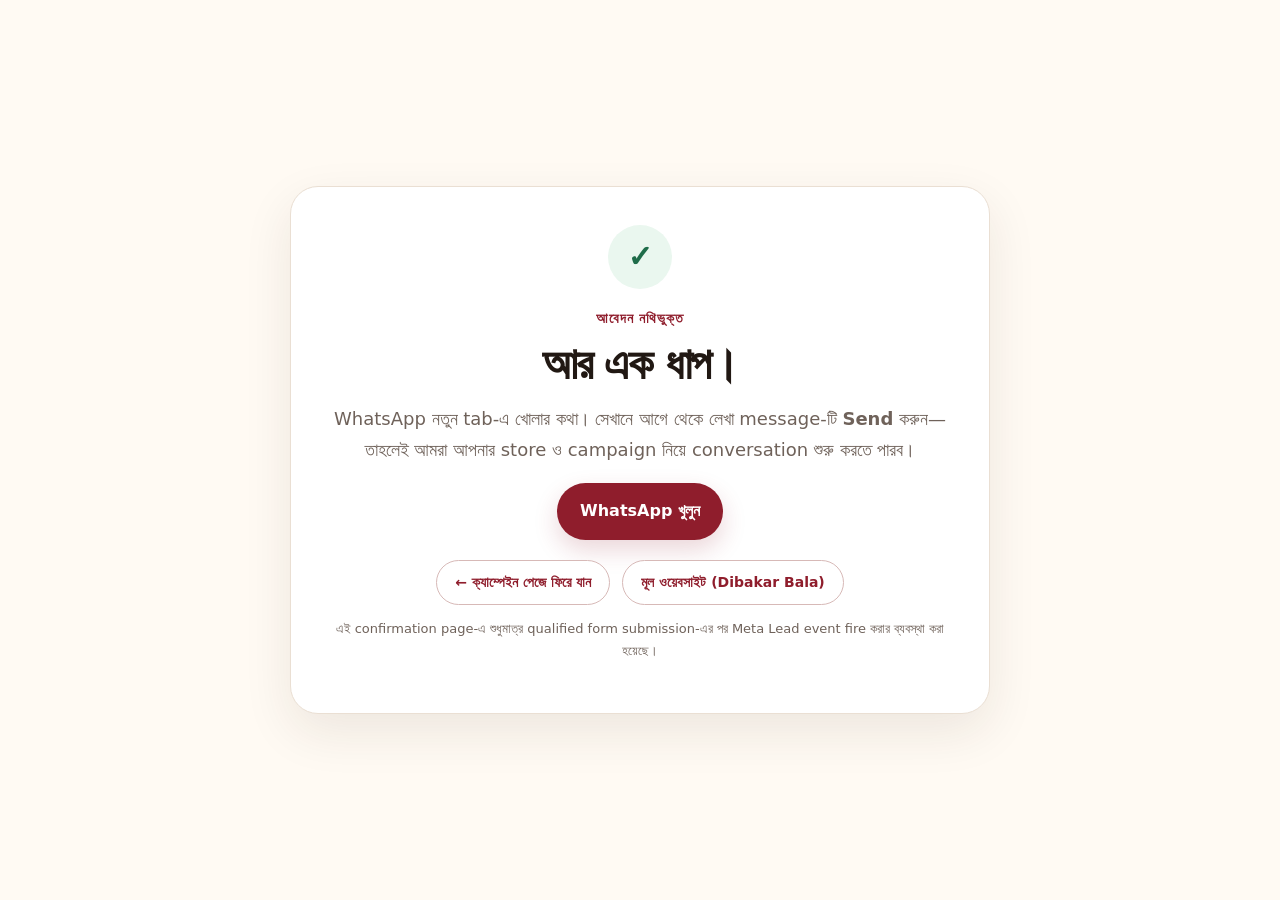
<file: thank-you.html>
<!doctype html>
<html lang="bn">
<head>
  <meta charset="utf-8">
  <meta name="viewport" content="width=device-width,initial-scale=1">
  <meta name="robots" content="noindex,nofollow">
  <title>আবেদন গ্রহণ করা হয়েছে</title>

  <!-- Meta Pixel Code -->
  <script>
  !function(f,b,e,v,n,t,s)
  {if(f.fbq)return;n=f.fbq=function(){n.callMethod?
  n.callMethod.apply(n,arguments):n.queue.push(arguments)};
  if(!f._fbq)f._fbq=n;n.push=n;n.loaded=!0;n.version='2.0';
  n.queue=[];t=b.createElement(e);t.async=!0;
  t.src=v;s=b.getElementsByTagName(e)[0];
  s.parentNode.insertBefore(t,s)}(window, document,'script',
  'https://connect.facebook.net/en_US/fbevents.js');
  fbq('init', '349989292627801');
  fbq('track', 'PageView');
  </script>
  <noscript><img height="1" width="1" style="display:none"
  src="https://www.facebook.com/tr?id=349989292627801&ev=PageView&noscript=1"
  /></noscript>
  <!-- End Meta Pixel Code -->

  <link rel="stylesheet" href="puja_agency_mvp/styles.css">
  <script src="puja_agency_mvp/config.js"></script>
  <script src="puja_agency_mvp/pixel.js"></script>
</head>
<body>
  <main class="thankyou">
    <div class="thankyou-card">
      <div class="tick">✓</div>
      <div class="section-kicker">আবেদন নথিভুক্ত</div>
      <h1 style="font-size:44px;margin-top:10px">আর এক ধাপ।</h1>
      <p class="lead" style="margin-left:auto;margin-right:auto">WhatsApp নতুন tab-এ খোলার কথা। সেখানে আগে থেকে লেখা message-টি <strong>Send</strong> করুন—তাহলেই আমরা আপনার store ও campaign নিয়ে conversation শুরু করতে পারব।</p>
      <a id="waFallback" class="btn" href="#" target="_blank" rel="noopener">WhatsApp খুলুন</a>
      <div style="margin-top:20px; display:flex; gap:12px; justify-content:center; flex-wrap:wrap;">
        <a class="btn secondary" href="puja-agency" style="font-size:14px; padding:10px 18px;">← ক্যাম্পেইন পেজে ফিরে যান</a>
        <a class="btn secondary" href="/" style="font-size:14px; padding:10px 18px;">মূল ওয়েবসাইট (Dibakar Bala)</a>
      </div>
      <p class="mini">এই confirmation page-এ শুধুমাত্র qualified form submission-এর পর Meta Lead event fire করার ব্যবস্থা করা হয়েছে।</p>
    </div>
  </main>

  <script>
    (function(){
      const submitted = sessionStorage.getItem("qualifiedLeadSubmitted") === "1";
      const wa = sessionStorage.getItem("lastWhatsAppUrl") || "#";
      document.getElementById("waFallback").href = wa;

      if(submitted){
        if(window.fbq) fbq("track","Lead");
        sessionStorage.removeItem("qualifiedLeadSubmitted");
      }
    })();
  </script>
</body>
</html>
</file>
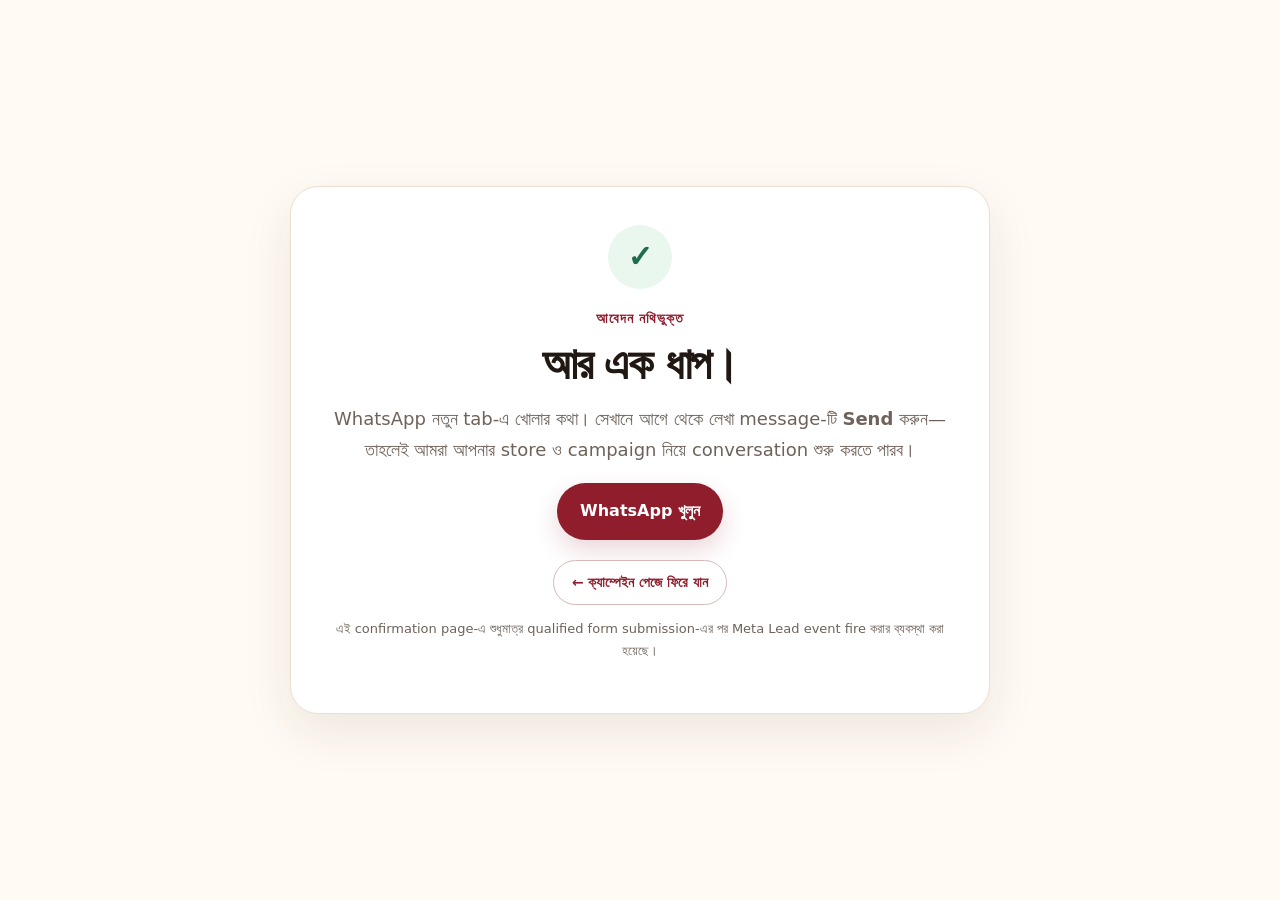
<file: puja-agency/thank-you.html>
<!doctype html>
<html lang="bn">
<head>
  <meta charset="utf-8">
  <meta name="viewport" content="width=device-width,initial-scale=1">
  <meta name="robots" content="noindex,nofollow">
  <title>আবেদন গ্রহণ করা হয়েছে</title>
  <!-- Meta Pixel Code -->
  <script>
  !function(f,b,e,v,n,t,s)
  {if(f.fbq)return;n=f.fbq=function(){n.callMethod?
  n.callMethod.apply(n,arguments):n.queue.push(arguments)};
  if(!f._fbq)f._fbq=n;n.push=n;n.loaded=!0;n.version='2.0';
  n.queue=[];t=b.createElement(e);t.async=!0;
  t.src=v;s=b.getElementsByTagName(e)[0];
  s.parentNode.insertBefore(t,s)}(window, document,'script',
  'https://connect.facebook.net/en_US/fbevents.js');
  fbq('init', '349989292627801');
  fbq('track', 'PageView');
  </script>
  <noscript><img height="1" width="1" style="display:none"
  src="https://www.facebook.com/tr?id=349989292627801&ev=PageView&noscript=1"
  /></noscript>
  <!-- End Meta Pixel Code -->

  <link rel="stylesheet" href="styles.css">
  <script src="config.js"></script>
  <script src="pixel.js"></script>
</head>
<body>
  <main class="thankyou">
    <div class="thankyou-card">
      <div class="tick">✓</div>
      <div class="section-kicker">আবেদন নথিভুক্ত</div>
      <h1 style="font-size:44px;margin-top:10px">আর এক ধাপ।</h1>
      <p class="lead" style="margin-left:auto;margin-right:auto">WhatsApp নতুন tab-এ খোলার কথা। সেখানে আগে থেকে লেখা message-টি <strong>Send</strong> করুন—তাহলেই আমরা আপনার store ও campaign নিয়ে conversation শুরু করতে পারব।</p>
      <a id="waFallback" class="btn" href="#" target="_blank" rel="noopener">WhatsApp খুলুন</a>
      <div style="margin-top:20px; display:flex; gap:12px; justify-content:center; flex-wrap:wrap;">
        <a class="btn secondary" href="index.html" style="font-size:14px; padding:10px 18px;">← ক্যাম্পেইন পেজে ফিরে যান</a>
      </div>
      <p class="mini">এই confirmation page-এ শুধুমাত্র qualified form submission-এর পর Meta Lead event fire করার ব্যবস্থা করা হয়েছে।</p>
    </div>
  </main>

  <script>
    (function(){
      const submitted = sessionStorage.getItem("qualifiedLeadSubmitted") === "1";
      const wa = sessionStorage.getItem("lastWhatsAppUrl") || "#";
      document.getElementById("waFallback").href = wa;

      if(submitted){
        if(window.fbq) fbq("track","Lead");
        sessionStorage.removeItem("qualifiedLeadSubmitted");
      }
    })();
  </script>
</body>
</html>
</file>
<file: puja-agency/styles.css>
:root{
  --bg:#fffaf3;
  --surface:#ffffff;
  --ink:#211813;
  --muted:#6f625a;
  --accent:#8f1d2c;
  --accent-dark:#64111e;
  --gold:#c89536;
  --line:#eadfd3;
  --soft:#f7eee3;
  --success:#1f6d4a;
  --danger:#9d2b2b;
  --shadow:0 18px 50px rgba(54,35,20,.09);
  --radius:22px;
}
*{box-sizing:border-box}
html{scroll-behavior:smooth}
body{
  margin:0;
  background:var(--bg);
  color:var(--ink);
  font-family:"Noto Sans Bengali","Hind Siliguri","Nirmala UI","Vrinda",system-ui,-apple-system,BlinkMacSystemFont,"Segoe UI",sans-serif;
  line-height:1.68;
}
a{color:inherit}
.container{width:min(1120px,calc(100% - 36px));margin:0 auto}
.topbar{
  background:var(--accent-dark);
  color:#fff;
  text-align:center;
  padding:9px 16px;
  font-size:14px;
  font-weight:700;
}
nav{
  display:flex;
  justify-content:space-between;
  align-items:center;
  padding:20px 0;
}
.brand{font-weight:900;letter-spacing:-.02em}
.nav-cta,.btn{
  border:0;
  text-decoration:none;
  display:inline-flex;
  align-items:center;
  justify-content:center;
  gap:8px;
  border-radius:999px;
  font-weight:800;
  cursor:pointer;
  transition:.2s ease;
}
.nav-cta{
  border:1px solid var(--line);
  background:#fff;
  padding:10px 16px;
}
.btn{
  background:var(--accent);
  color:#fff;
  padding:15px 23px;
  box-shadow:0 10px 25px rgba(143,29,44,.18);
}
.btn:hover{transform:translateY(-1px);background:var(--accent-dark)}
.btn.secondary{background:#fff;color:var(--accent);border:1px solid #d7b9b7;box-shadow:none}
.hero{
  display:grid;
  grid-template-columns:1.2fr .8fr;
  gap:48px;
  align-items:center;
  padding:64px 0 78px;
}
.eyebrow{
  display:inline-flex;
  border:1px solid #dbc6b7;
  background:#fff;
  padding:7px 12px;
  border-radius:999px;
  font-weight:800;
  font-size:13px;
  color:var(--accent-dark);
}
h1{
  margin:18px 0 18px;
  font-size:clamp(42px,6vw,76px);
  line-height:1.04;
  letter-spacing:-.045em;
}
.hero p{font-size:19px;color:var(--muted);max-width:740px}
.hero-actions{display:flex;gap:12px;flex-wrap:wrap;margin-top:28px}
.price-card{
  background:var(--surface);
  border:1px solid var(--line);
  border-radius:var(--radius);
  padding:28px;
  box-shadow:var(--shadow);
}
.price-label{color:var(--muted);font-size:14px}
.price{font-size:42px;font-weight:950;line-height:1.05;margin:8px 0}
.price small{font-size:16px;font-weight:700;color:var(--muted)}
.price-card ul{padding-left:20px;margin-bottom:0}
section{padding:76px 0}
.section-kicker{
  color:var(--accent);
  font-weight:900;
  font-size:14px;
  text-transform:uppercase;
  letter-spacing:.06em;
}
h2{font-size:clamp(30px,4vw,50px);line-height:1.12;letter-spacing:-.03em;margin:10px 0 18px}
.lead{font-size:18px;color:var(--muted);max-width:780px}
.grid-2{display:grid;grid-template-columns:repeat(2,1fr);gap:20px;margin-top:34px}
.card{
  background:#fff;
  border:1px solid var(--line);
  border-radius:var(--radius);
  padding:28px;
}
.card h3{font-size:22px;margin:0 0 8px}
.card p{color:var(--muted);margin:0}
.number{
  width:38px;height:38px;border-radius:12px;background:var(--soft);
  display:grid;place-items:center;font-weight:900;color:var(--accent);margin-bottom:18px
}
.highlight{
  background:var(--accent-dark);
  color:#fff;
}
.highlight .lead,.highlight p{color:#eaded8}
.checks{display:grid;grid-template-columns:repeat(2,1fr);gap:14px;margin-top:26px}
.check{
  background:rgba(255,255,255,.08);
  border:1px solid rgba(255,255,255,.15);
  padding:15px 16px;border-radius:15px;font-weight:700
}
.form-wrap{
  display:grid;
  grid-template-columns:.8fr 1.2fr;
  gap:38px;
  align-items:start;
}
.form-panel{
  background:#fff;border:1px solid var(--line);border-radius:var(--radius);
  padding:30px;box-shadow:var(--shadow)
}
label{display:block;font-weight:850;margin:18px 0 7px}
input,select{
  width:100%;
  border:1px solid #d9cdc3;
  background:#fff;
  border-radius:13px;
  padding:13px 14px;
  font:inherit;
  color:var(--ink);
  outline:none;
}
input:focus,select:focus{border-color:var(--accent);box-shadow:0 0 0 3px rgba(143,29,44,.08)}
fieldset{border:0;padding:0;margin:0}
.radio-grid{display:grid;gap:9px}
.radio{
  display:flex;gap:10px;align-items:flex-start;
  border:1px solid #dfd4ca;border-radius:13px;padding:12px 13px;cursor:pointer
}
.radio input{width:auto;margin-top:5px}
.form-note{font-size:13px;color:var(--muted);margin-top:14px}
.status{
  display:none;
  margin-top:16px;
  border-radius:13px;
  padding:13px 14px;
  font-weight:700;
}
.status.show{display:block}
.status.bad{background:#fff0f0;color:var(--danger);border:1px solid #f1c2c2}
.status.good{background:#edf8f2;color:var(--success);border:1px solid #bcdcc9}
.faq{display:grid;gap:12px;margin-top:30px}
details{background:#fff;border:1px solid var(--line);border-radius:16px;padding:17px 19px}
summary{font-weight:850;cursor:pointer}
details p{color:var(--muted);margin-bottom:0}
footer{padding:32px 0 48px;color:var(--muted);font-size:13px}
.mini{font-size:13px;color:var(--muted)}
hr{border:0;border-top:1px solid var(--line);margin:28px 0}
.thankyou{
  min-height:100vh;
  display:grid;
  place-items:center;
  padding:30px;
}
.thankyou-card{
  max-width:700px;
  background:#fff;
  border:1px solid var(--line);
  border-radius:28px;
  padding:38px;
  box-shadow:var(--shadow);
  text-align:center;
}
.tick{
  width:64px;height:64px;border-radius:50%;
  margin:0 auto 18px;
  background:#eaf7ef;color:var(--success);
  display:grid;place-items:center;font-size:30px;font-weight:950
}
@media(max-width:800px){
  .hero,.form-wrap{grid-template-columns:1fr}
  .hero{padding-top:34px;gap:26px}
  .grid-2,.checks{grid-template-columns:1fr}
  nav .brand{max-width:55%}
  h1{font-size:46px}
}
</file>
<file: puja_agency_mvp/styles.css>
:root{
  --bg:#fffaf3;
  --surface:#ffffff;
  --ink:#211813;
  --muted:#6f625a;
  --accent:#8f1d2c;
  --accent-dark:#64111e;
  --gold:#c89536;
  --line:#eadfd3;
  --soft:#f7eee3;
  --success:#1f6d4a;
  --danger:#9d2b2b;
  --shadow:0 18px 50px rgba(54,35,20,.09);
  --radius:22px;
}
*{box-sizing:border-box}
html{scroll-behavior:smooth}
body{
  margin:0;
  background:var(--bg);
  color:var(--ink);
  font-family:"Noto Sans Bengali","Hind Siliguri","Nirmala UI","Vrinda",system-ui,-apple-system,BlinkMacSystemFont,"Segoe UI",sans-serif;
  line-height:1.68;
}
a{color:inherit}
.container{width:min(1120px,calc(100% - 36px));margin:0 auto}
.topbar{
  background:var(--accent-dark);
  color:#fff;
  text-align:center;
  padding:9px 16px;
  font-size:14px;
  font-weight:700;
}
nav{
  display:flex;
  justify-content:space-between;
  align-items:center;
  padding:20px 0;
}
.brand{font-weight:900;letter-spacing:-.02em}
.nav-cta,.btn{
  border:0;
  text-decoration:none;
  display:inline-flex;
  align-items:center;
  justify-content:center;
  gap:8px;
  border-radius:999px;
  font-weight:800;
  cursor:pointer;
  transition:.2s ease;
}
.nav-cta{
  border:1px solid var(--line);
  background:#fff;
  padding:10px 16px;
}
.btn{
  background:var(--accent);
  color:#fff;
  padding:15px 23px;
  box-shadow:0 10px 25px rgba(143,29,44,.18);
}
.btn:hover{transform:translateY(-1px);background:var(--accent-dark)}
.btn.secondary{background:#fff;color:var(--accent);border:1px solid #d7b9b7;box-shadow:none}
.hero{
  display:grid;
  grid-template-columns:1.2fr .8fr;
  gap:48px;
  align-items:center;
  padding:64px 0 78px;
}
.eyebrow{
  display:inline-flex;
  border:1px solid #dbc6b7;
  background:#fff;
  padding:7px 12px;
  border-radius:999px;
  font-weight:800;
  font-size:13px;
  color:var(--accent-dark);
}
h1{
  margin:18px 0 18px;
  font-size:clamp(42px,6vw,76px);
  line-height:1.04;
  letter-spacing:-.045em;
}
.hero p{font-size:19px;color:var(--muted);max-width:740px}
.hero-actions{display:flex;gap:12px;flex-wrap:wrap;margin-top:28px}
.price-card{
  background:var(--surface);
  border:1px solid var(--line);
  border-radius:var(--radius);
  padding:28px;
  box-shadow:var(--shadow);
}
.price-label{color:var(--muted);font-size:14px}
.price{font-size:42px;font-weight:950;line-height:1.05;margin:8px 0}
.price small{font-size:16px;font-weight:700;color:var(--muted)}
.price-card ul{padding-left:20px;margin-bottom:0}
section{padding:76px 0}
.section-kicker{
  color:var(--accent);
  font-weight:900;
  font-size:14px;
  text-transform:uppercase;
  letter-spacing:.06em;
}
h2{font-size:clamp(30px,4vw,50px);line-height:1.12;letter-spacing:-.03em;margin:10px 0 18px}
.lead{font-size:18px;color:var(--muted);max-width:780px}
.grid-2{display:grid;grid-template-columns:repeat(2,1fr);gap:20px;margin-top:34px}
.card{
  background:#fff;
  border:1px solid var(--line);
  border-radius:var(--radius);
  padding:28px;
}
.card h3{font-size:22px;margin:0 0 8px}
.card p{color:var(--muted);margin:0}
.number{
  width:38px;height:38px;border-radius:12px;background:var(--soft);
  display:grid;place-items:center;font-weight:900;color:var(--accent);margin-bottom:18px
}
.highlight{
  background:var(--accent-dark);
  color:#fff;
}
.highlight .lead,.highlight p{color:#eaded8}
.checks{display:grid;grid-template-columns:repeat(2,1fr);gap:14px;margin-top:26px}
.check{
  background:rgba(255,255,255,.08);
  border:1px solid rgba(255,255,255,.15);
  padding:15px 16px;border-radius:15px;font-weight:700
}
.form-wrap{
  display:grid;
  grid-template-columns:.8fr 1.2fr;
  gap:38px;
  align-items:start;
}
.form-panel{
  background:#fff;border:1px solid var(--line);border-radius:var(--radius);
  padding:30px;box-shadow:var(--shadow)
}
label{display:block;font-weight:850;margin:18px 0 7px}
input,select{
  width:100%;
  border:1px solid #d9cdc3;
  background:#fff;
  border-radius:13px;
  padding:13px 14px;
  font:inherit;
  color:var(--ink);
  outline:none;
}
input:focus,select:focus{border-color:var(--accent);box-shadow:0 0 0 3px rgba(143,29,44,.08)}
fieldset{border:0;padding:0;margin:0}
.radio-grid{display:grid;gap:9px}
.radio{
  display:flex;gap:10px;align-items:flex-start;
  border:1px solid #dfd4ca;border-radius:13px;padding:12px 13px;cursor:pointer
}
.radio input{width:auto;margin-top:5px}
.form-note{font-size:13px;color:var(--muted);margin-top:14px}
.status{
  display:none;
  margin-top:16px;
  border-radius:13px;
  padding:13px 14px;
  font-weight:700;
}
.status.show{display:block}
.status.bad{background:#fff0f0;color:var(--danger);border:1px solid #f1c2c2}
.status.good{background:#edf8f2;color:var(--success);border:1px solid #bcdcc9}
.faq{display:grid;gap:12px;margin-top:30px}
details{background:#fff;border:1px solid var(--line);border-radius:16px;padding:17px 19px}
summary{font-weight:850;cursor:pointer}
details p{color:var(--muted);margin-bottom:0}
footer{padding:32px 0 48px;color:var(--muted);font-size:13px}
.mini{font-size:13px;color:var(--muted)}
hr{border:0;border-top:1px solid var(--line);margin:28px 0}
.thankyou{
  min-height:100vh;
  display:grid;
  place-items:center;
  padding:30px;
}
.thankyou-card{
  max-width:700px;
  background:#fff;
  border:1px solid var(--line);
  border-radius:28px;
  padding:38px;
  box-shadow:var(--shadow);
  text-align:center;
}
.tick{
  width:64px;height:64px;border-radius:50%;
  margin:0 auto 18px;
  background:#eaf7ef;color:var(--success);
  display:grid;place-items:center;font-size:30px;font-weight:950
}
@media(max-width:800px){
  .hero,.form-wrap{grid-template-columns:1fr}
  .hero{padding-top:34px;gap:26px}
  .grid-2,.checks{grid-template-columns:1fr}
  nav .brand{max-width:55%}
  h1{font-size:46px}
}
</file>
